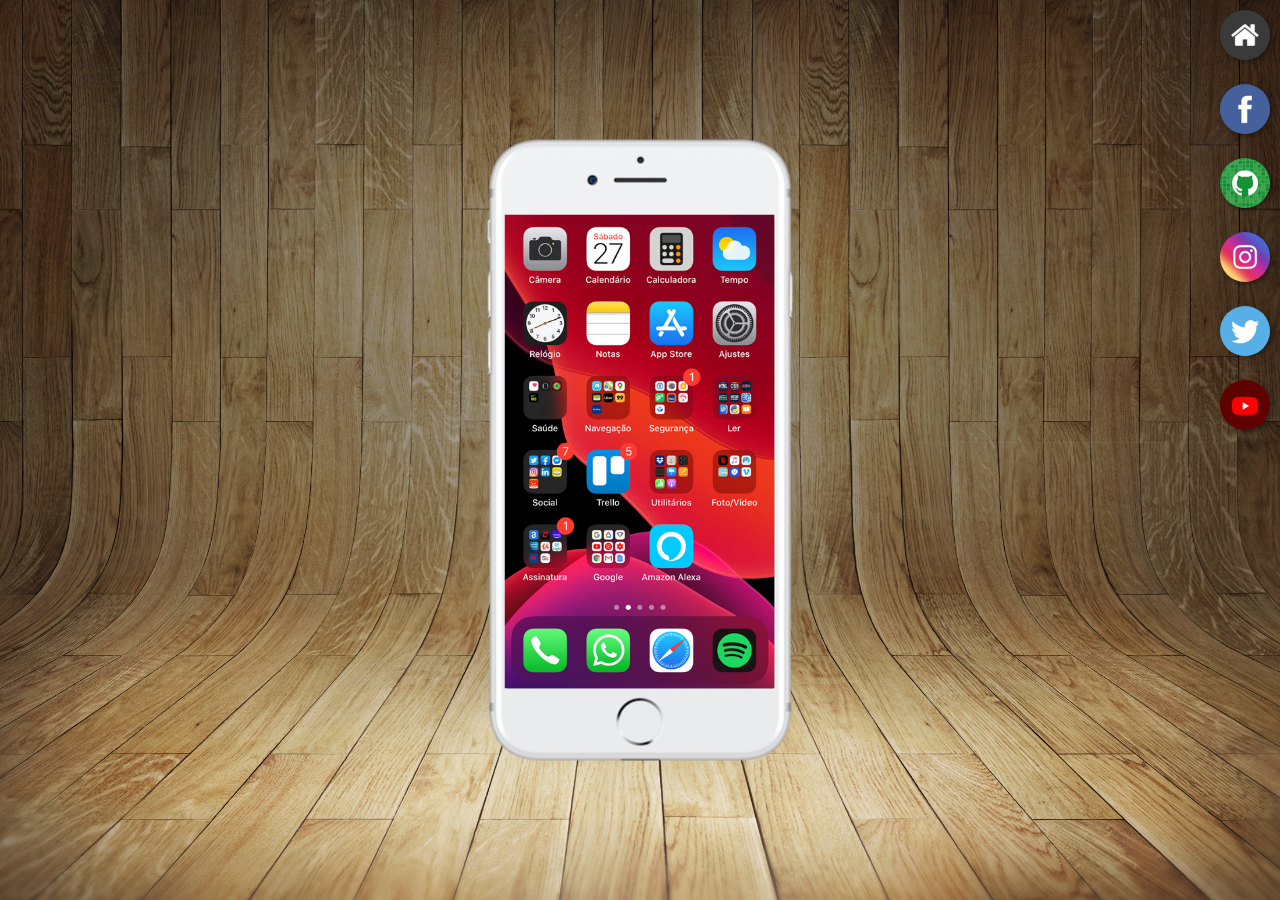
<file: index.html>
<!DOCTYPE html>
<html lang="pt-br">
<head>
    <meta charset="UTF-8">
    <meta name="viewport" content="width=device-width, initial-scale=1.0">
    <link rel="stylesheet" href="estilo/style.css">
    <link rel="shortcut icon" href="favicon.ico" type="image/x-icon">
    <title>Projeto Redes Sociais</title>
</head>
<body>
    <main>
        <section id="telefone">
            <iframe src="home.html" name= tela id="tela" frameborder="0"></iframe>
        </section>
        <section id="redes-sociais">
            <a href="home.html" target="tela"><img src="imagens/logo-home.jpg" alt="home"></a><br>
            <a href="facebook.html" target="tela"><img src="imagens/logo-facebook.jpg" alt="Facebook"></a><br>
            <a href="github.html" target="tela"><img src="imagens/logo-github.jpg" alt="GitHub"></a><br>
            <a href="instagram.html" target="tela"><img src="imagens/logo-instagram.jpg" alt="Instagram"></a><br>
            <a href="twitter.html" target="tela"><img src="imagens/logo-twitter.jpg" alt="Twitter"></a><br>
            <a href="youtube.html" target="tela"><img src="imagens/logo-youtube.jpg" alt="YouTube"></a>

        </section>
    </main>
    
</body>
</html>
</file>
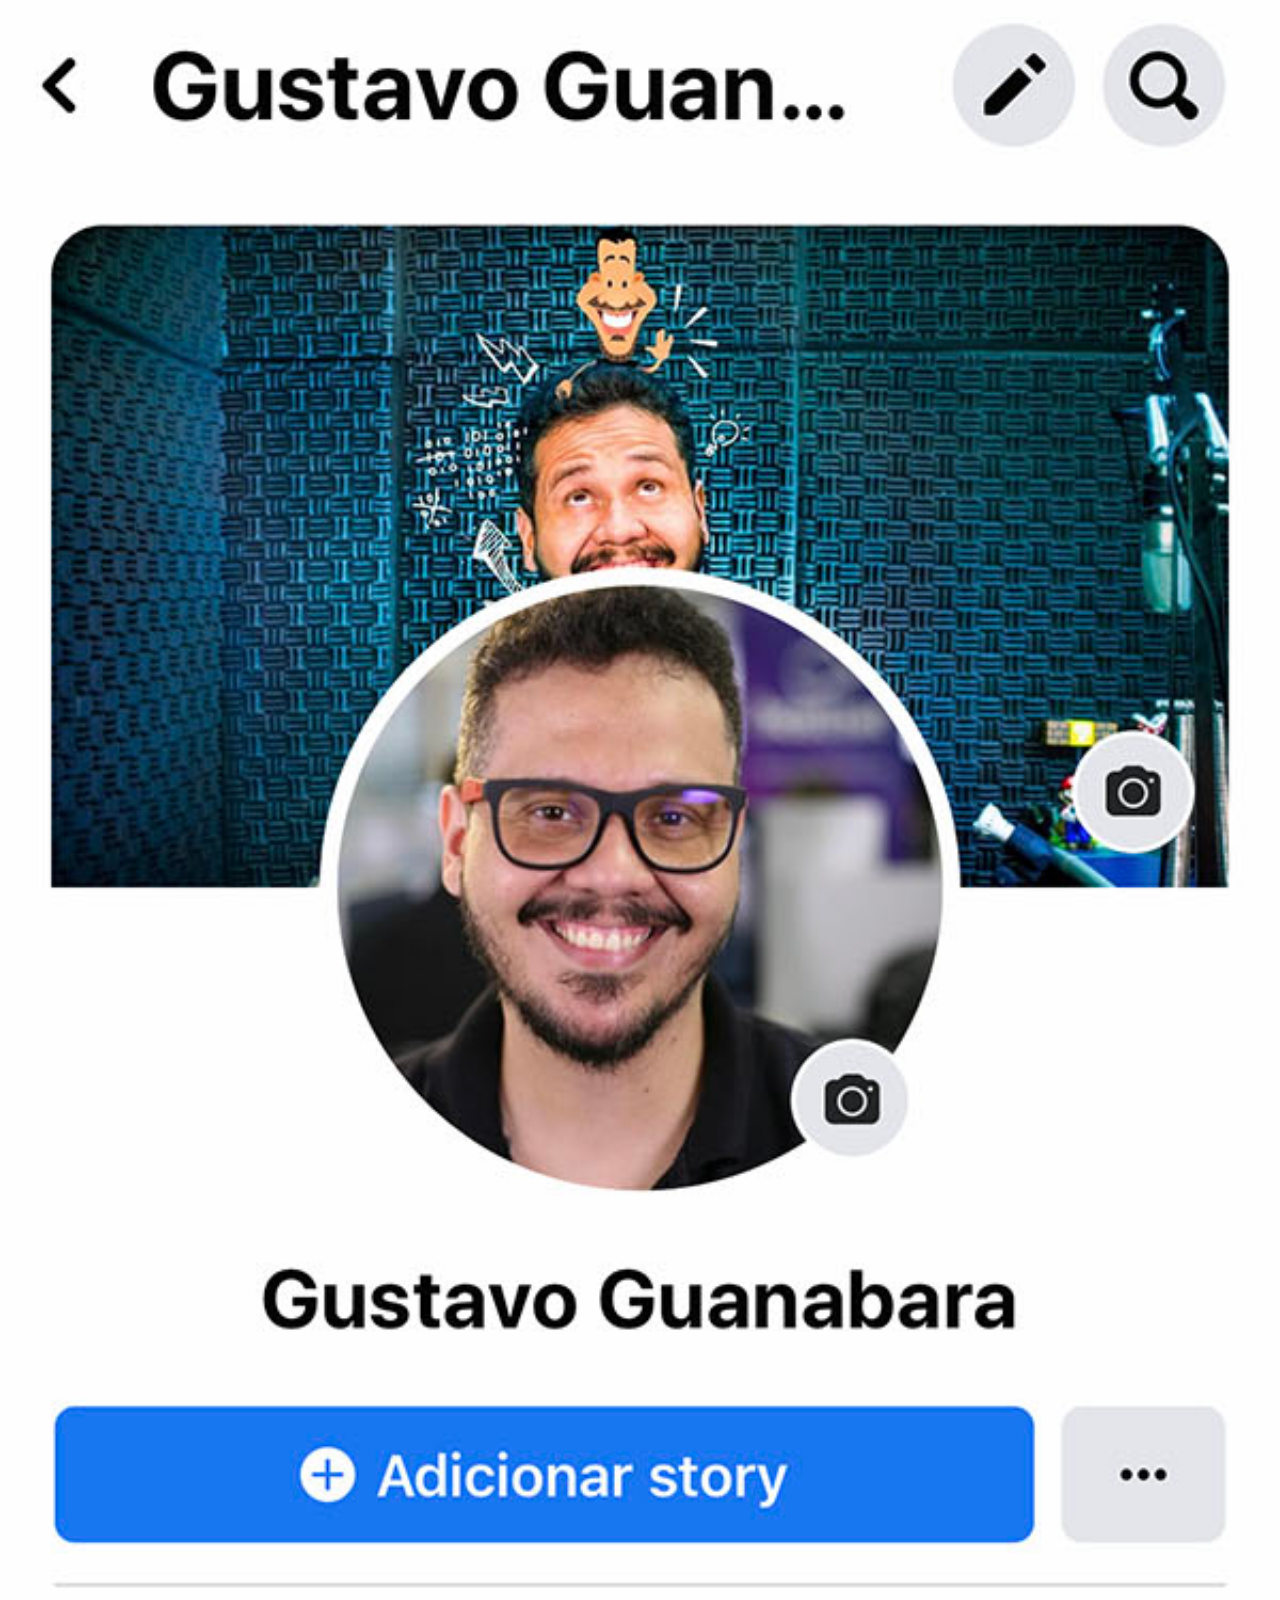
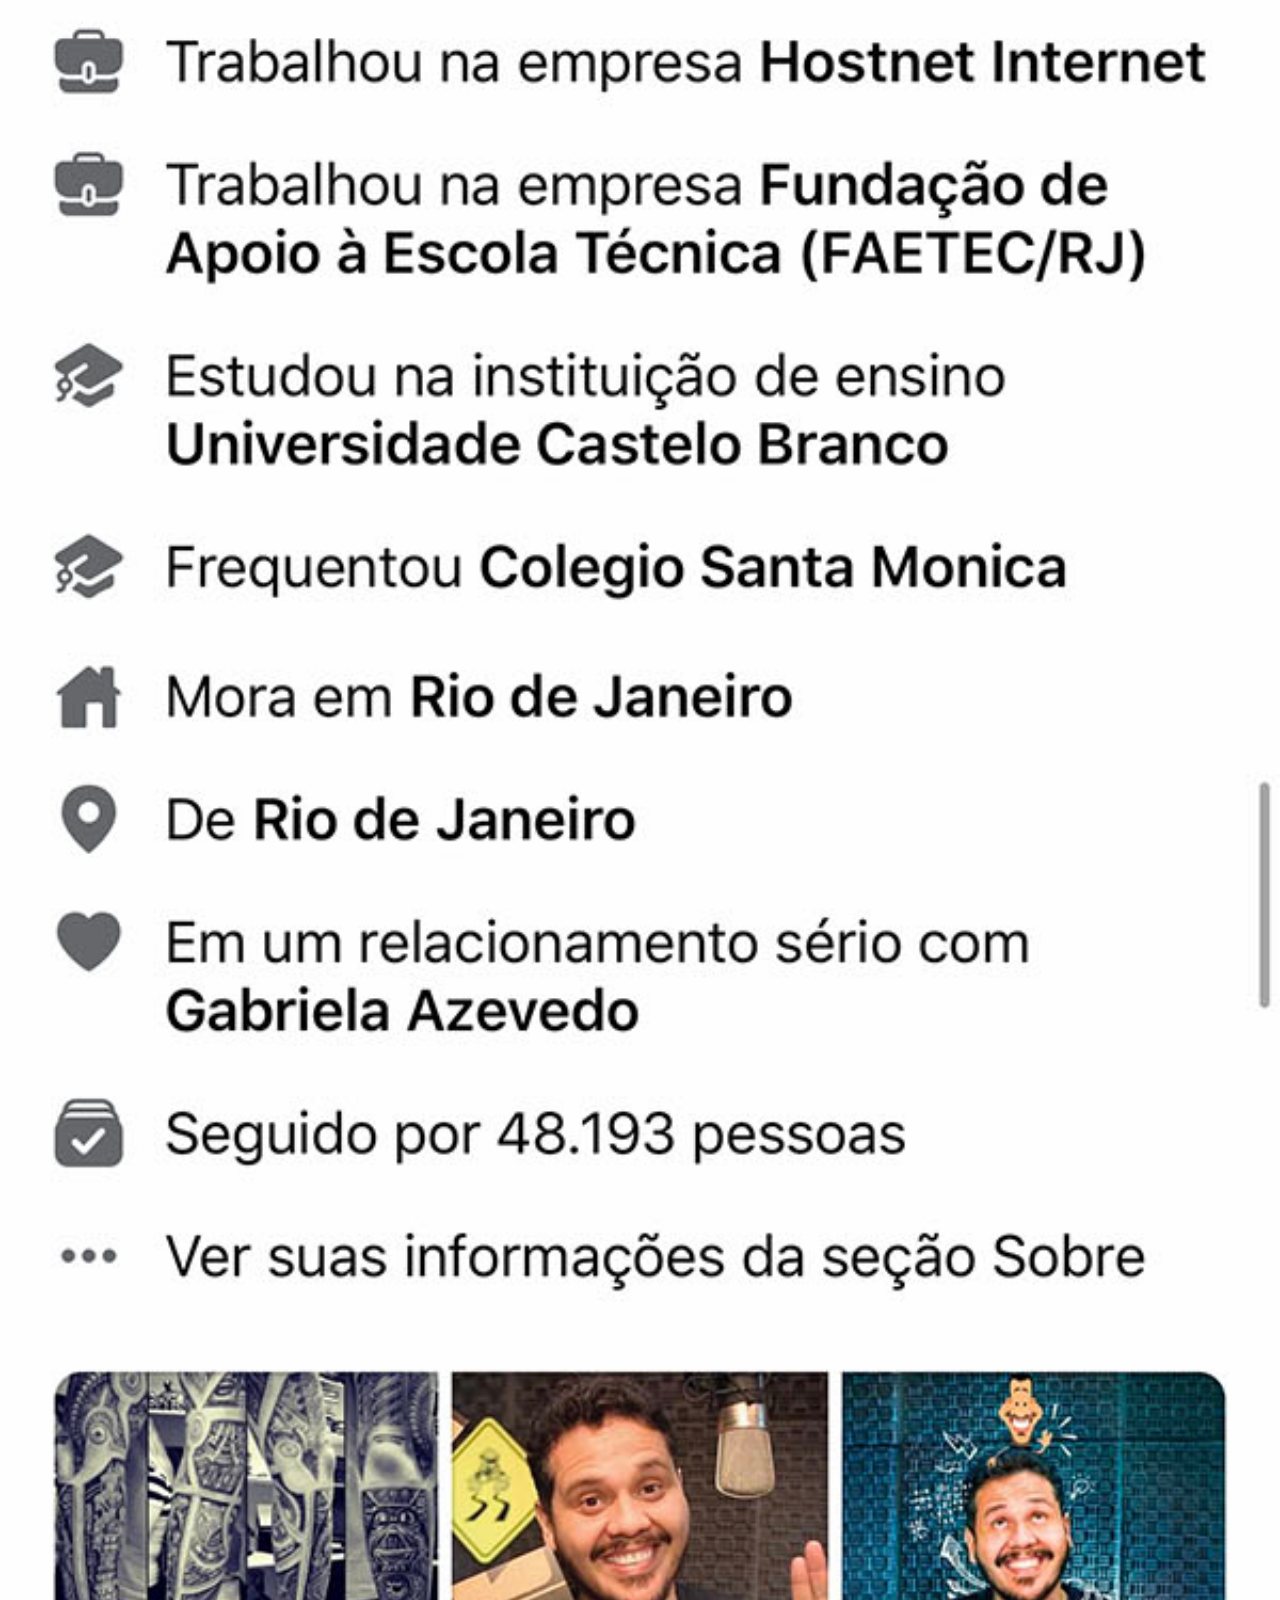
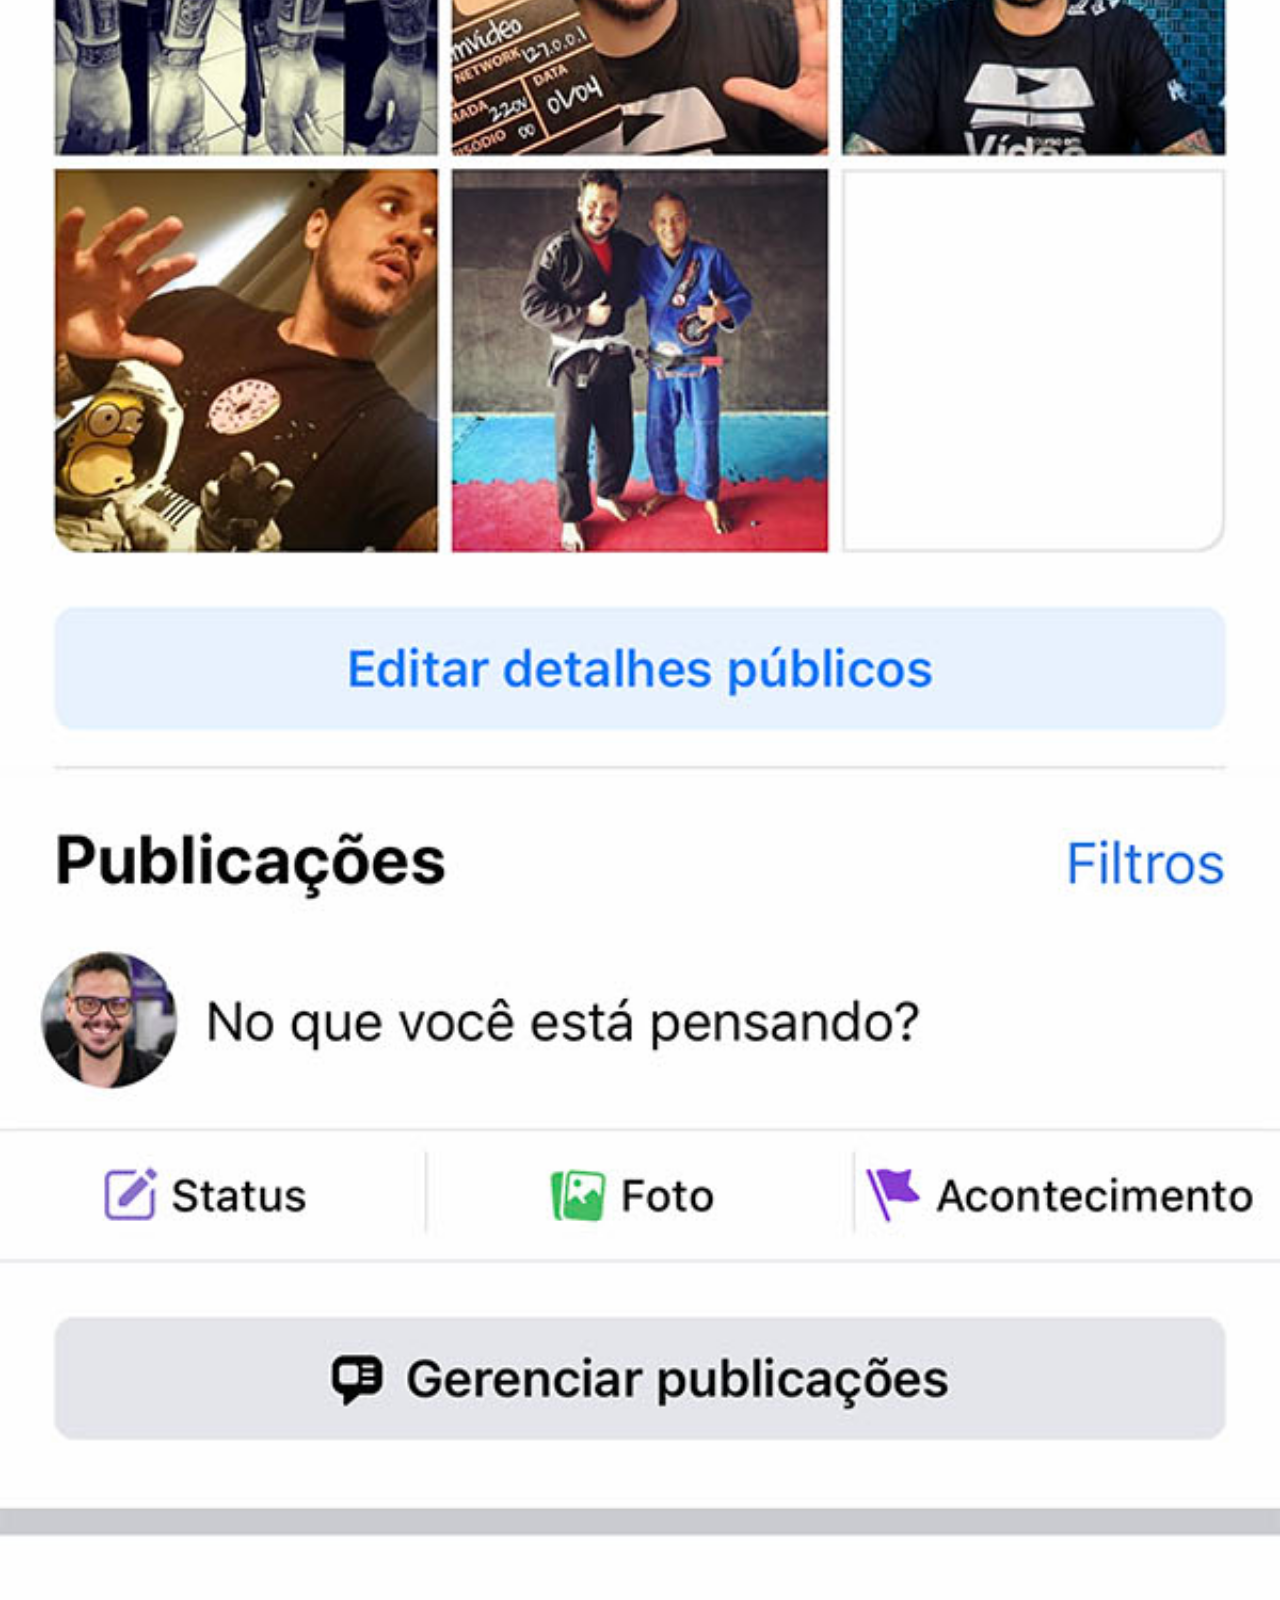
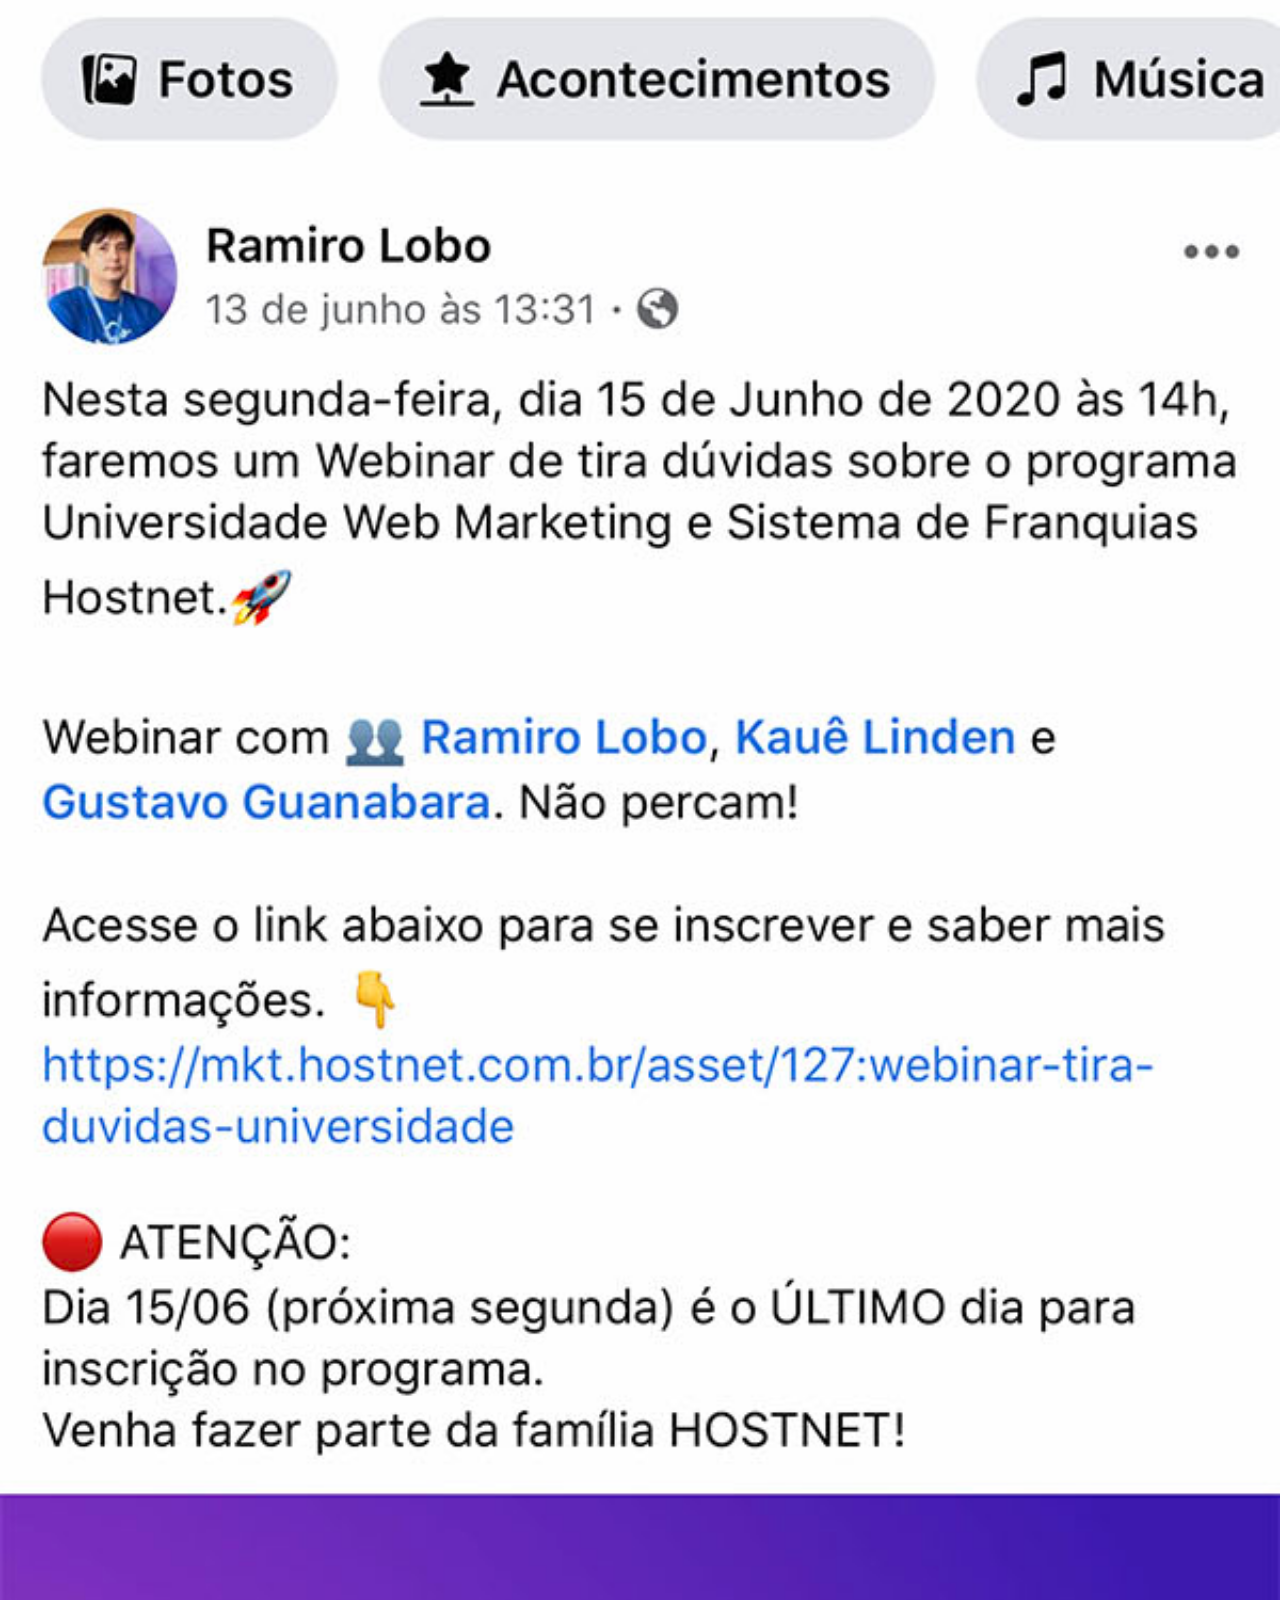
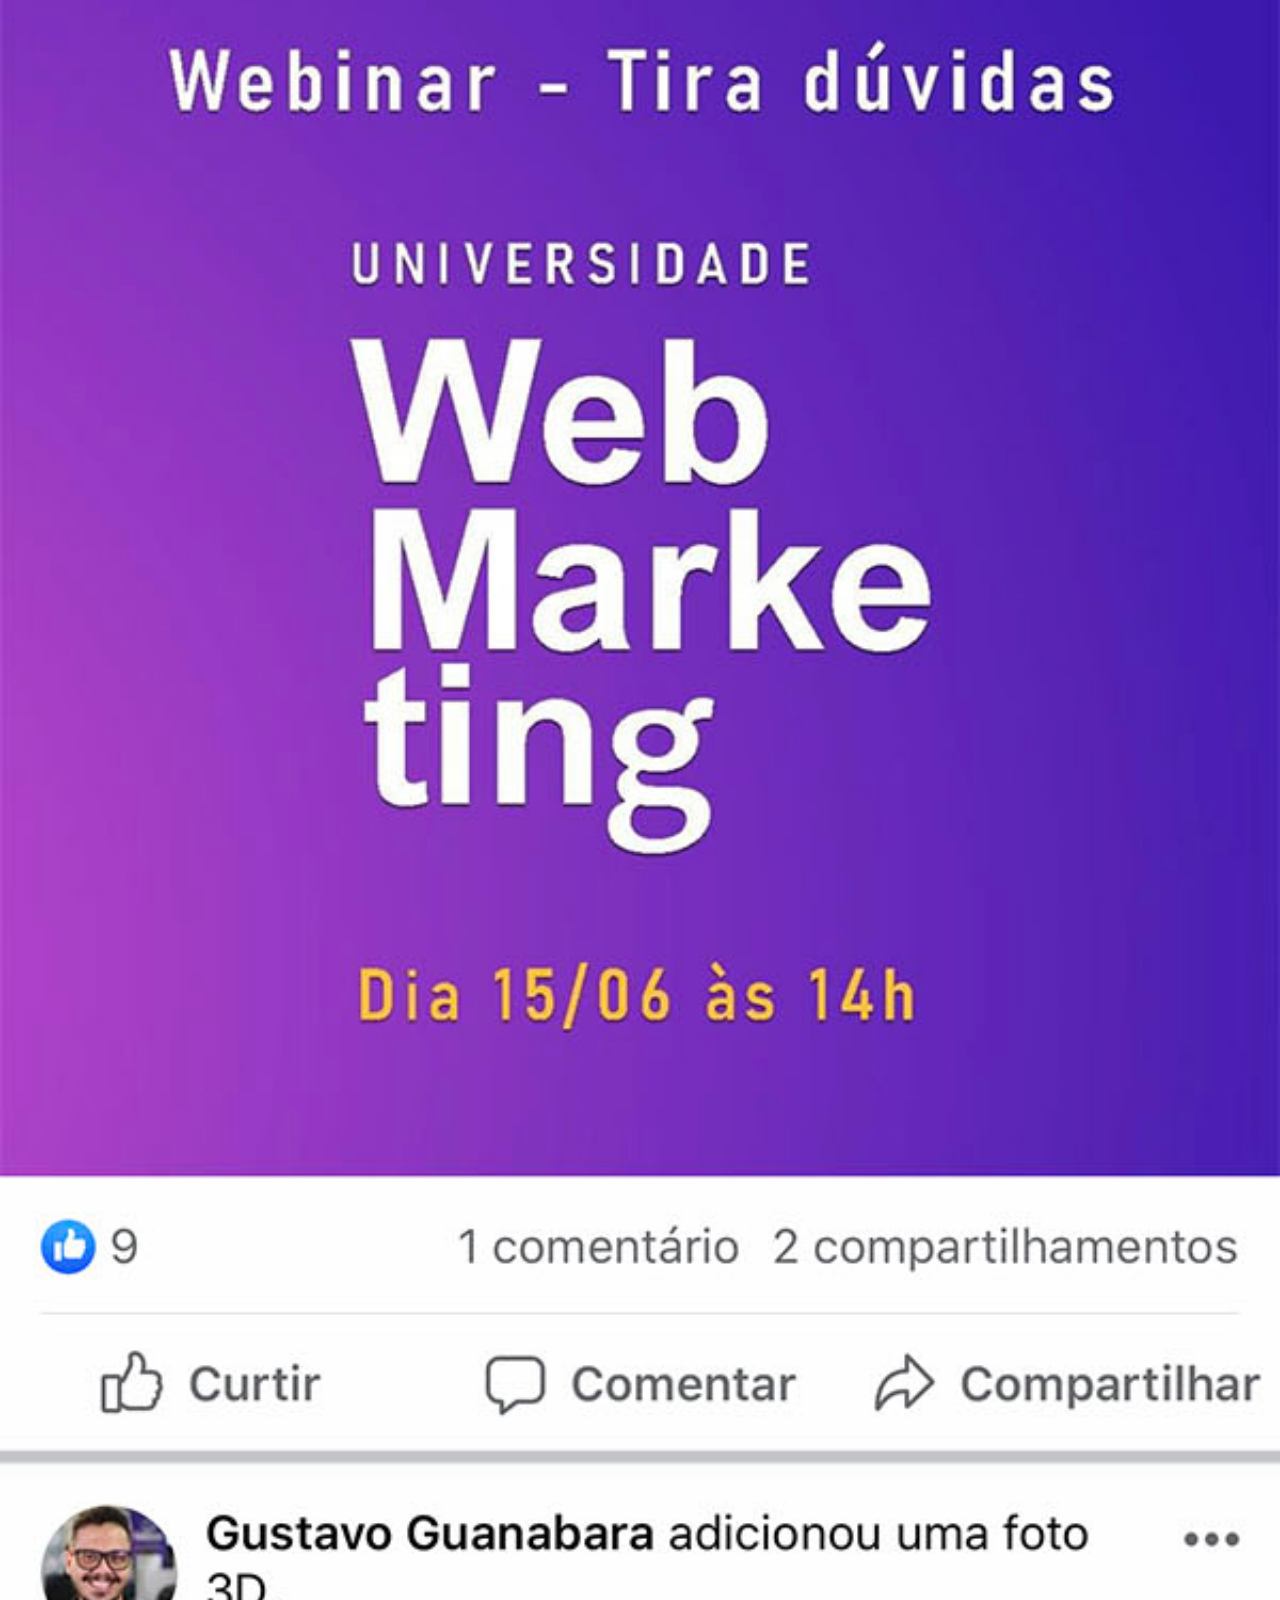
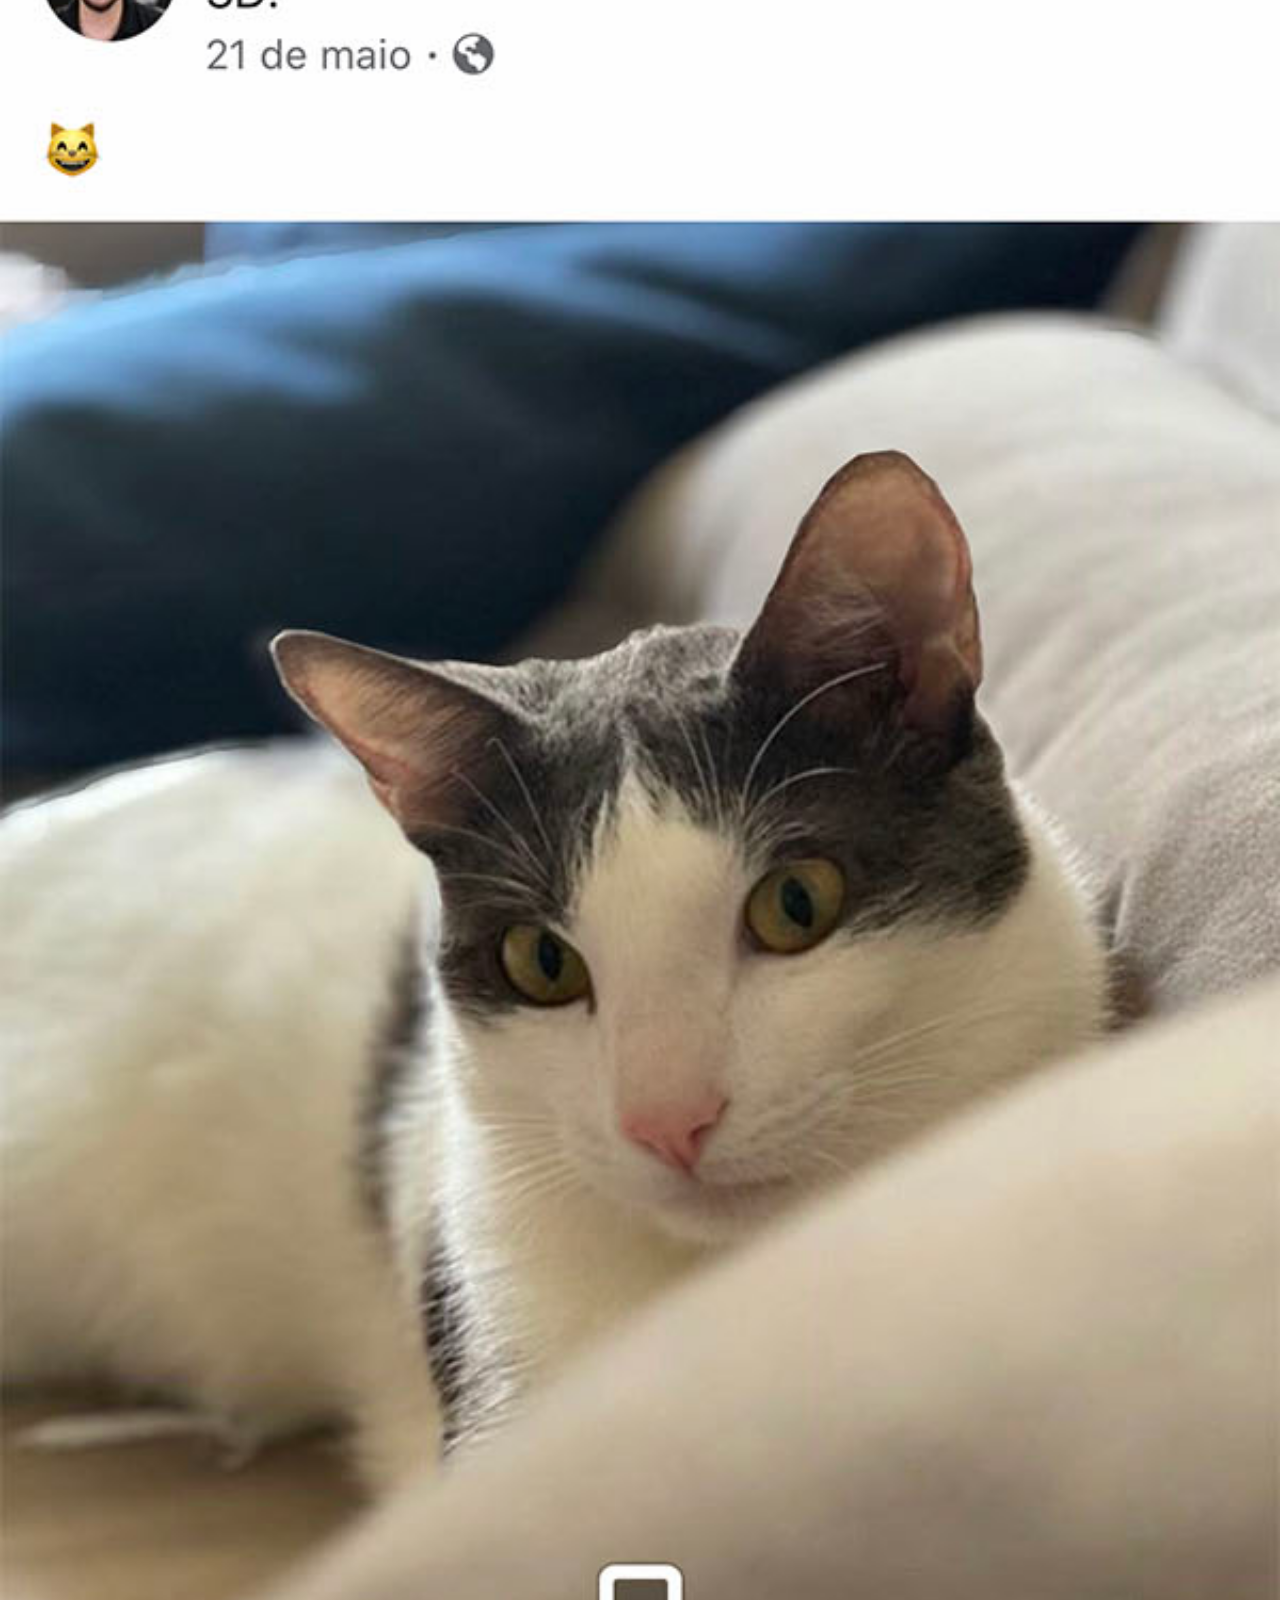
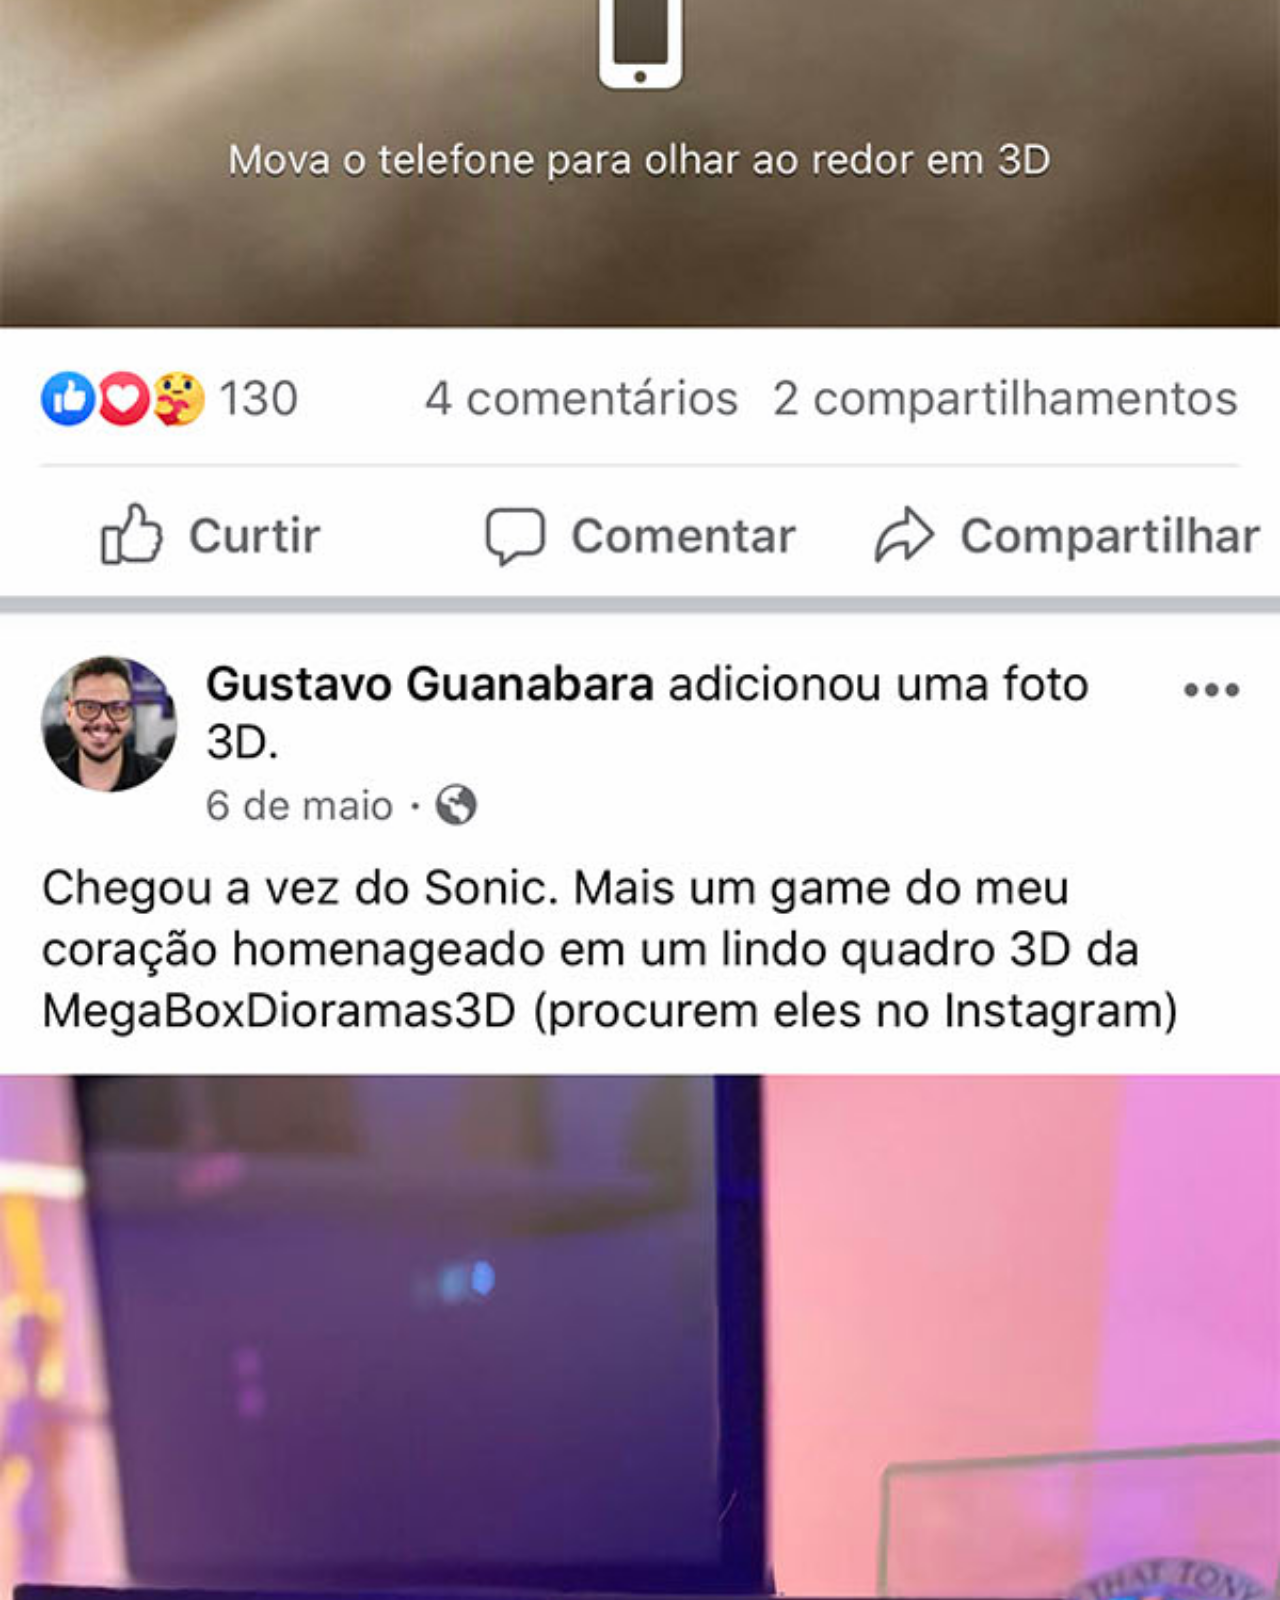
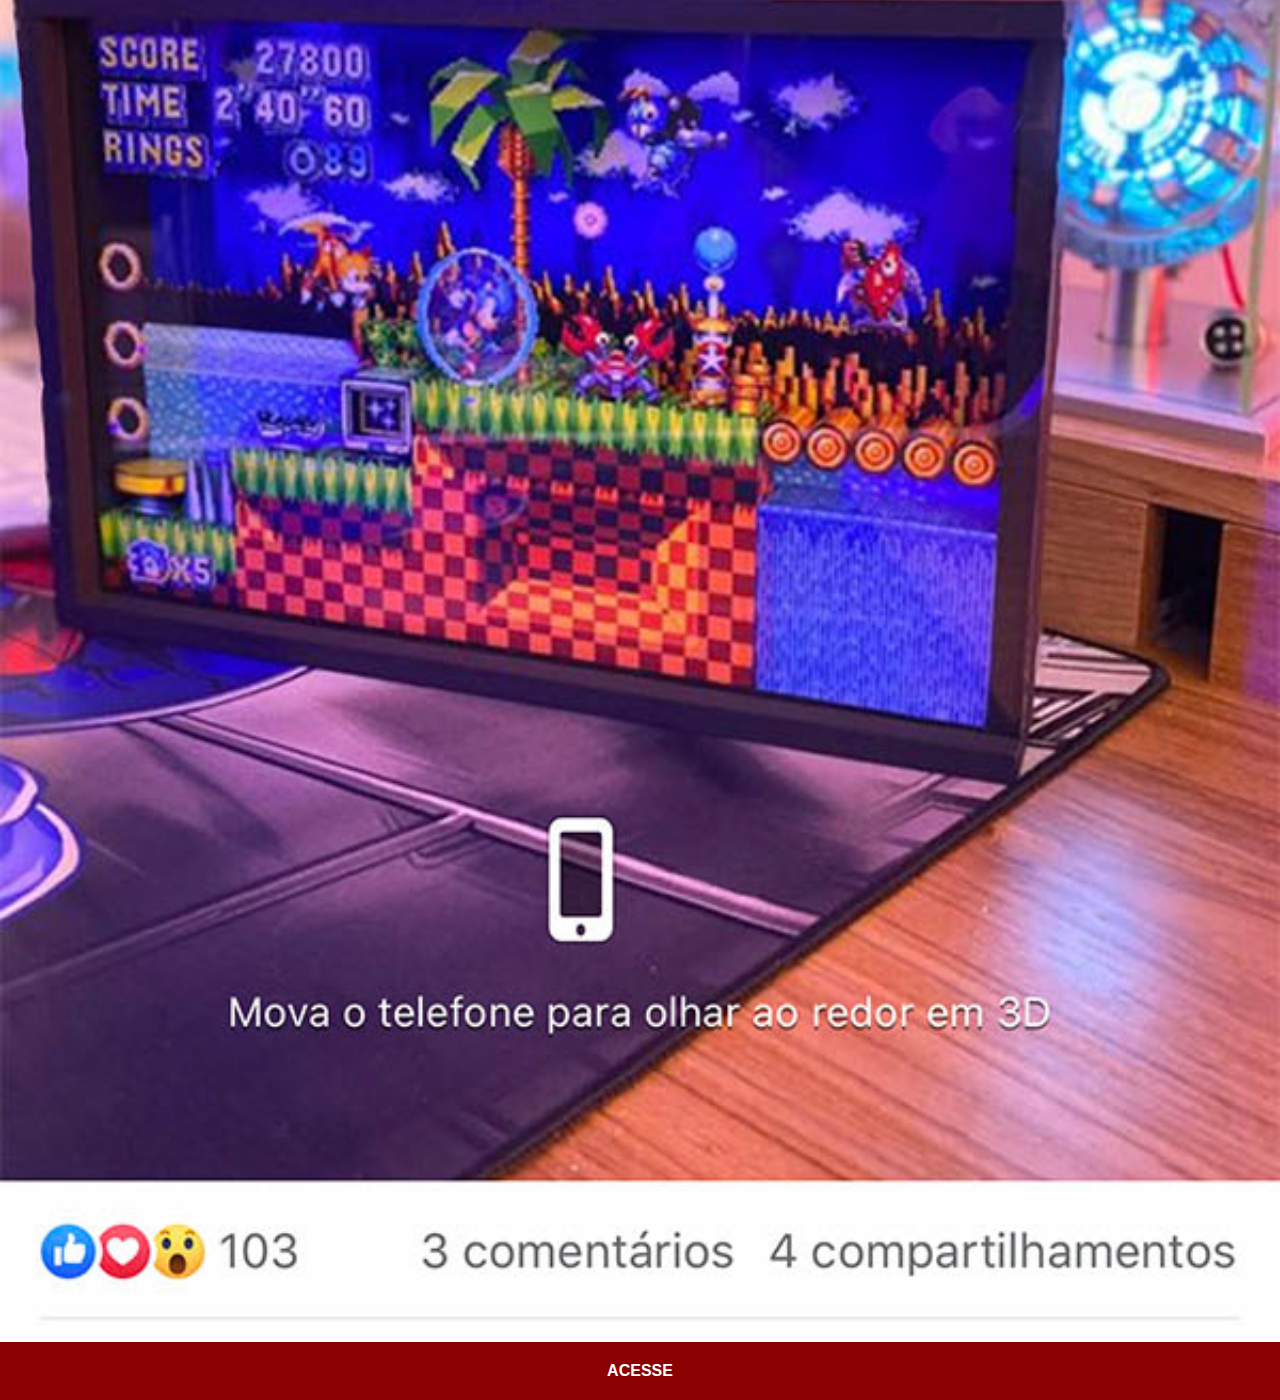
<file: facebook.html>
<!DOCTYPE html>
<html lang="pt-br">
<head>
    <meta charset="UTF-8">
    <meta name="viewport" content="width=device-width, initial-scale=1.0">
    <title>Facebook</title>
    <link rel="stylesheet" href="estilo/social.css">
</head>
<body>
    <img src="imagens/tela-facebook.jpg" alt="Facebook">
    <a href="https://www.facebook.com/jefferson.sampaio.5099/" target="_blank">ACESSE</a>
    
</body>
</html>
</file>
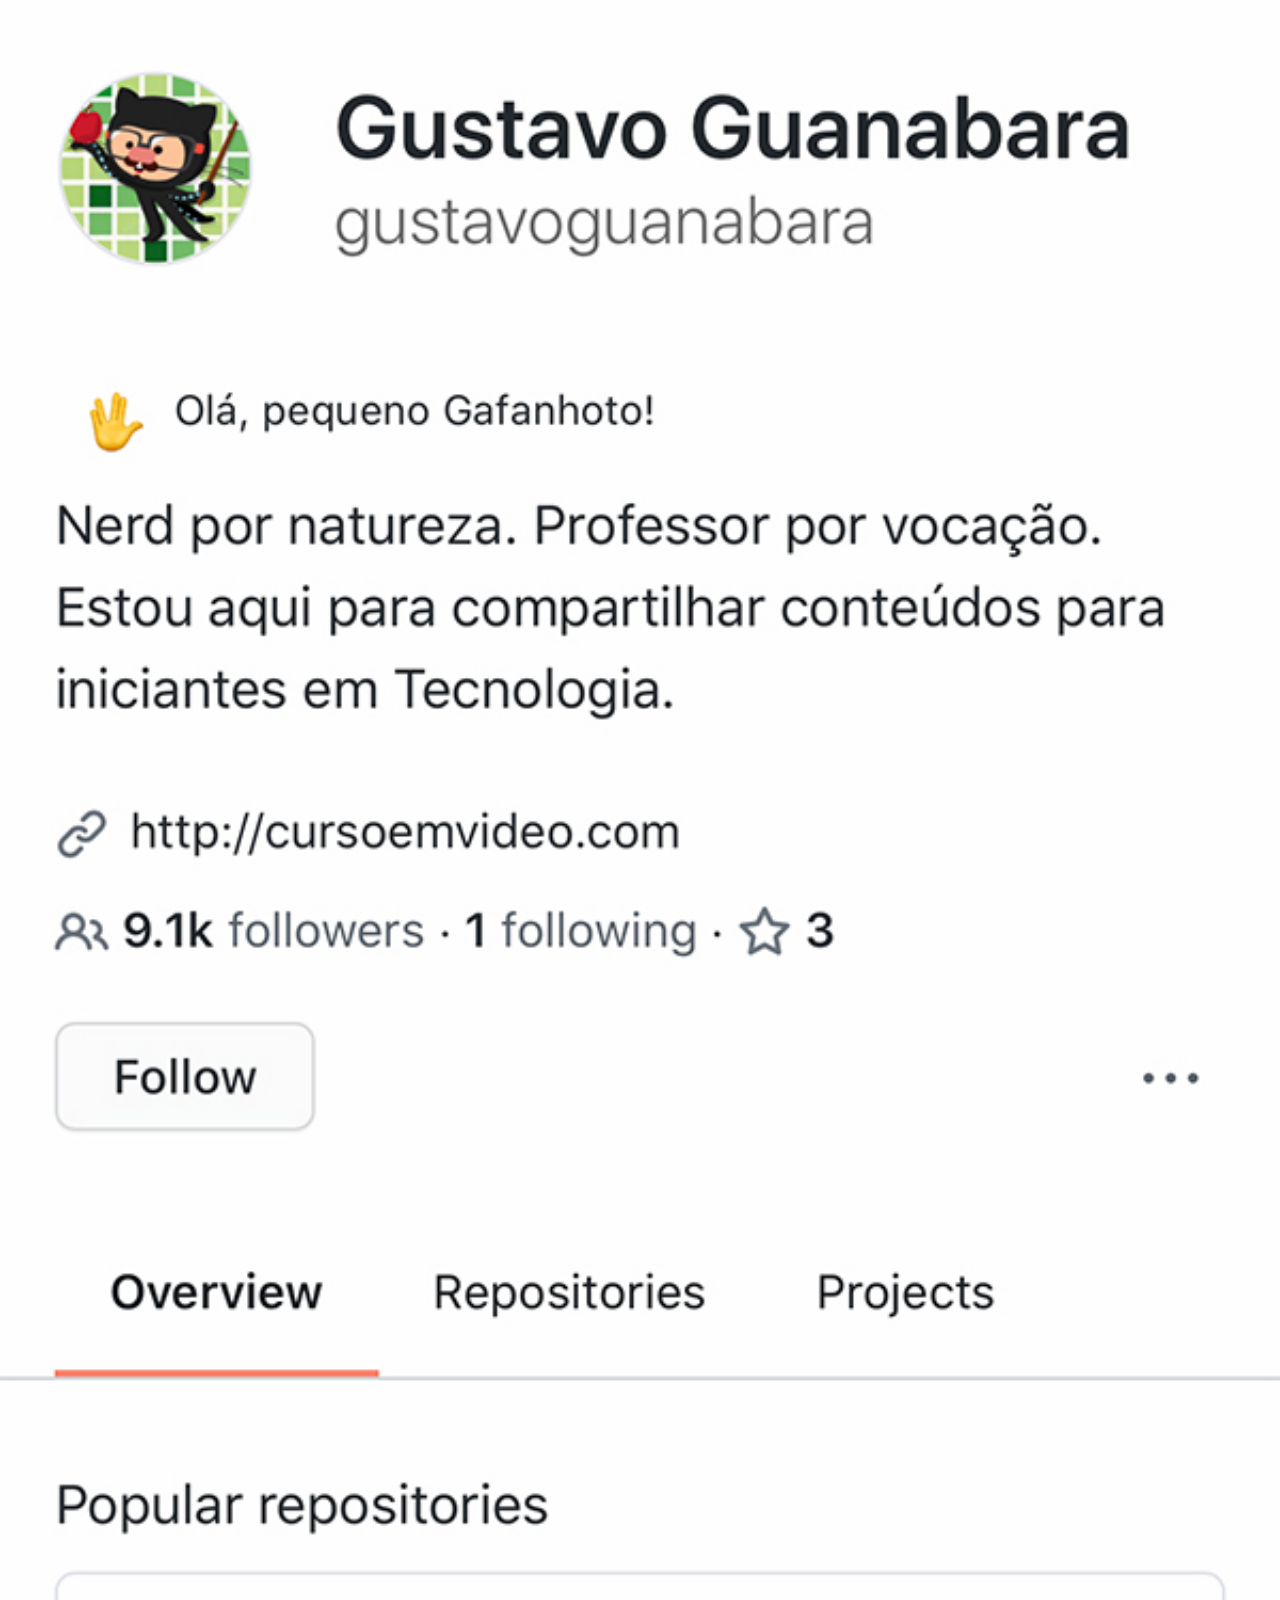
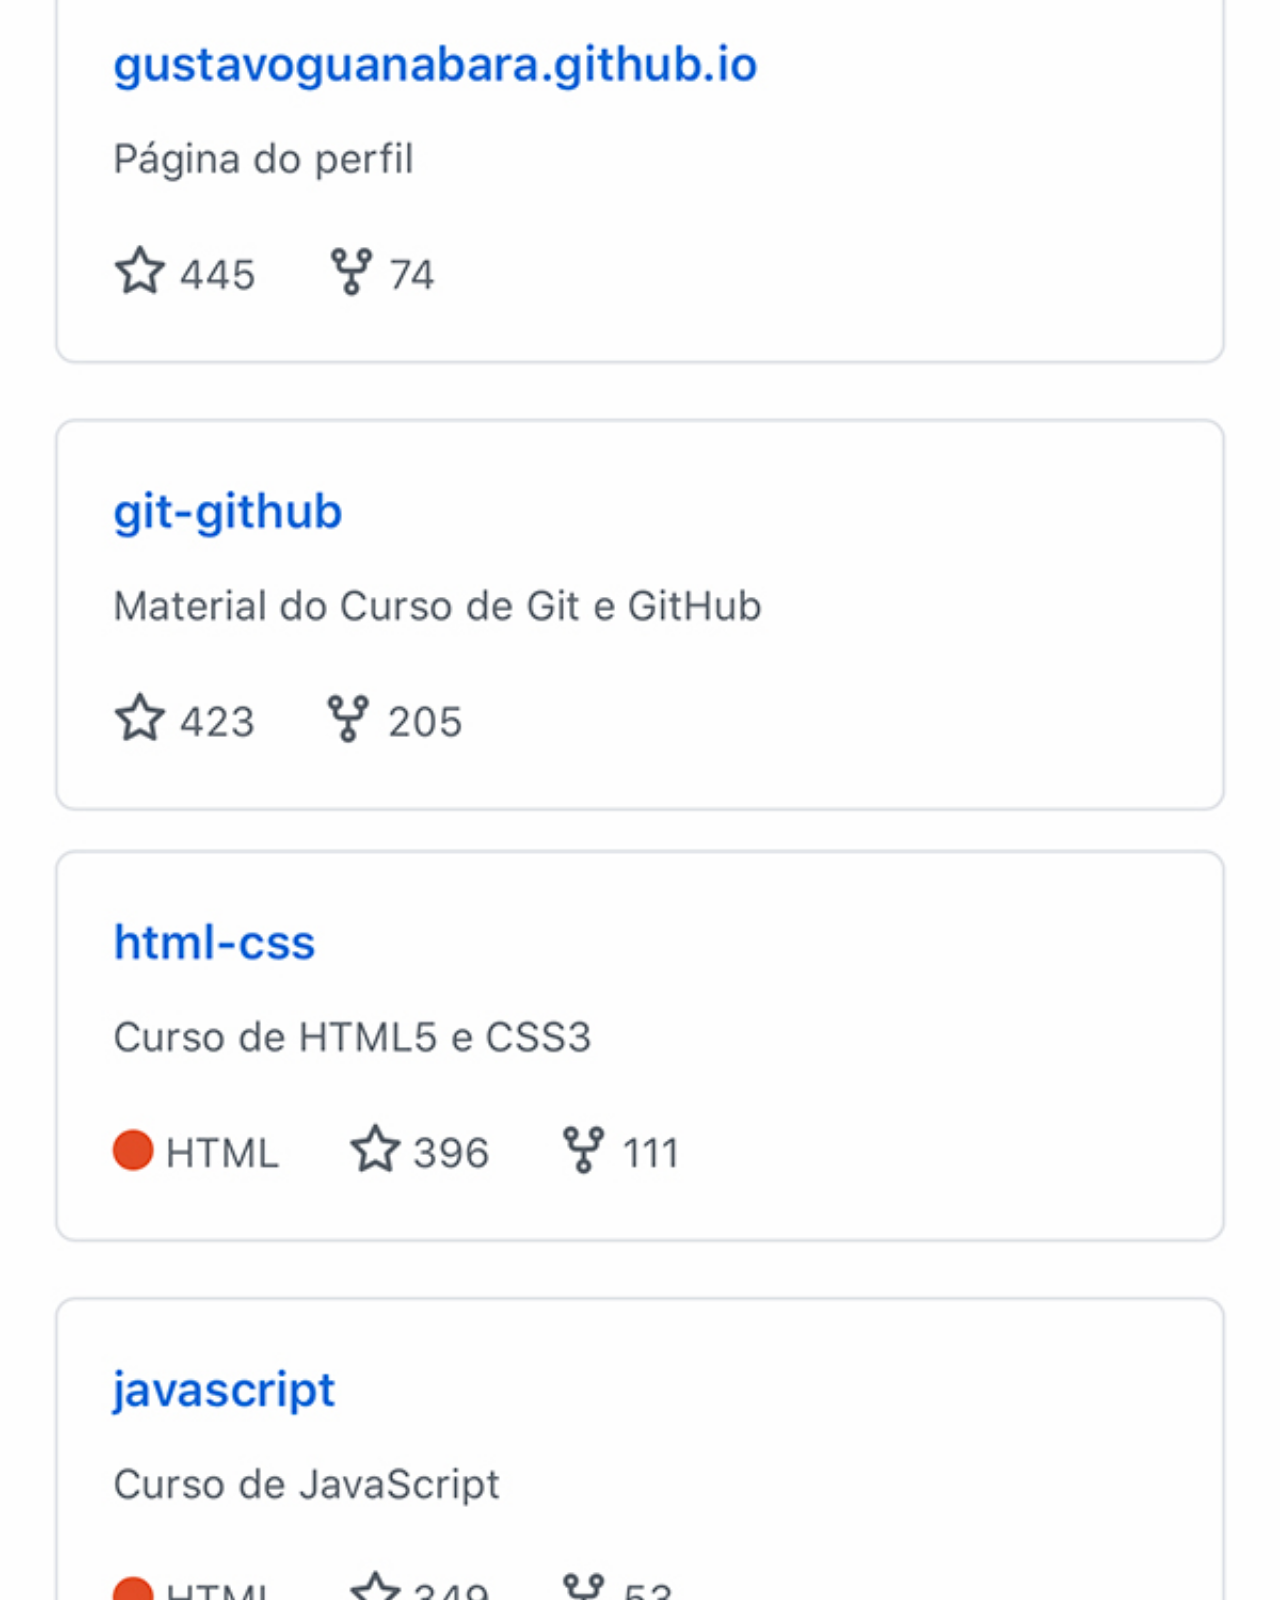
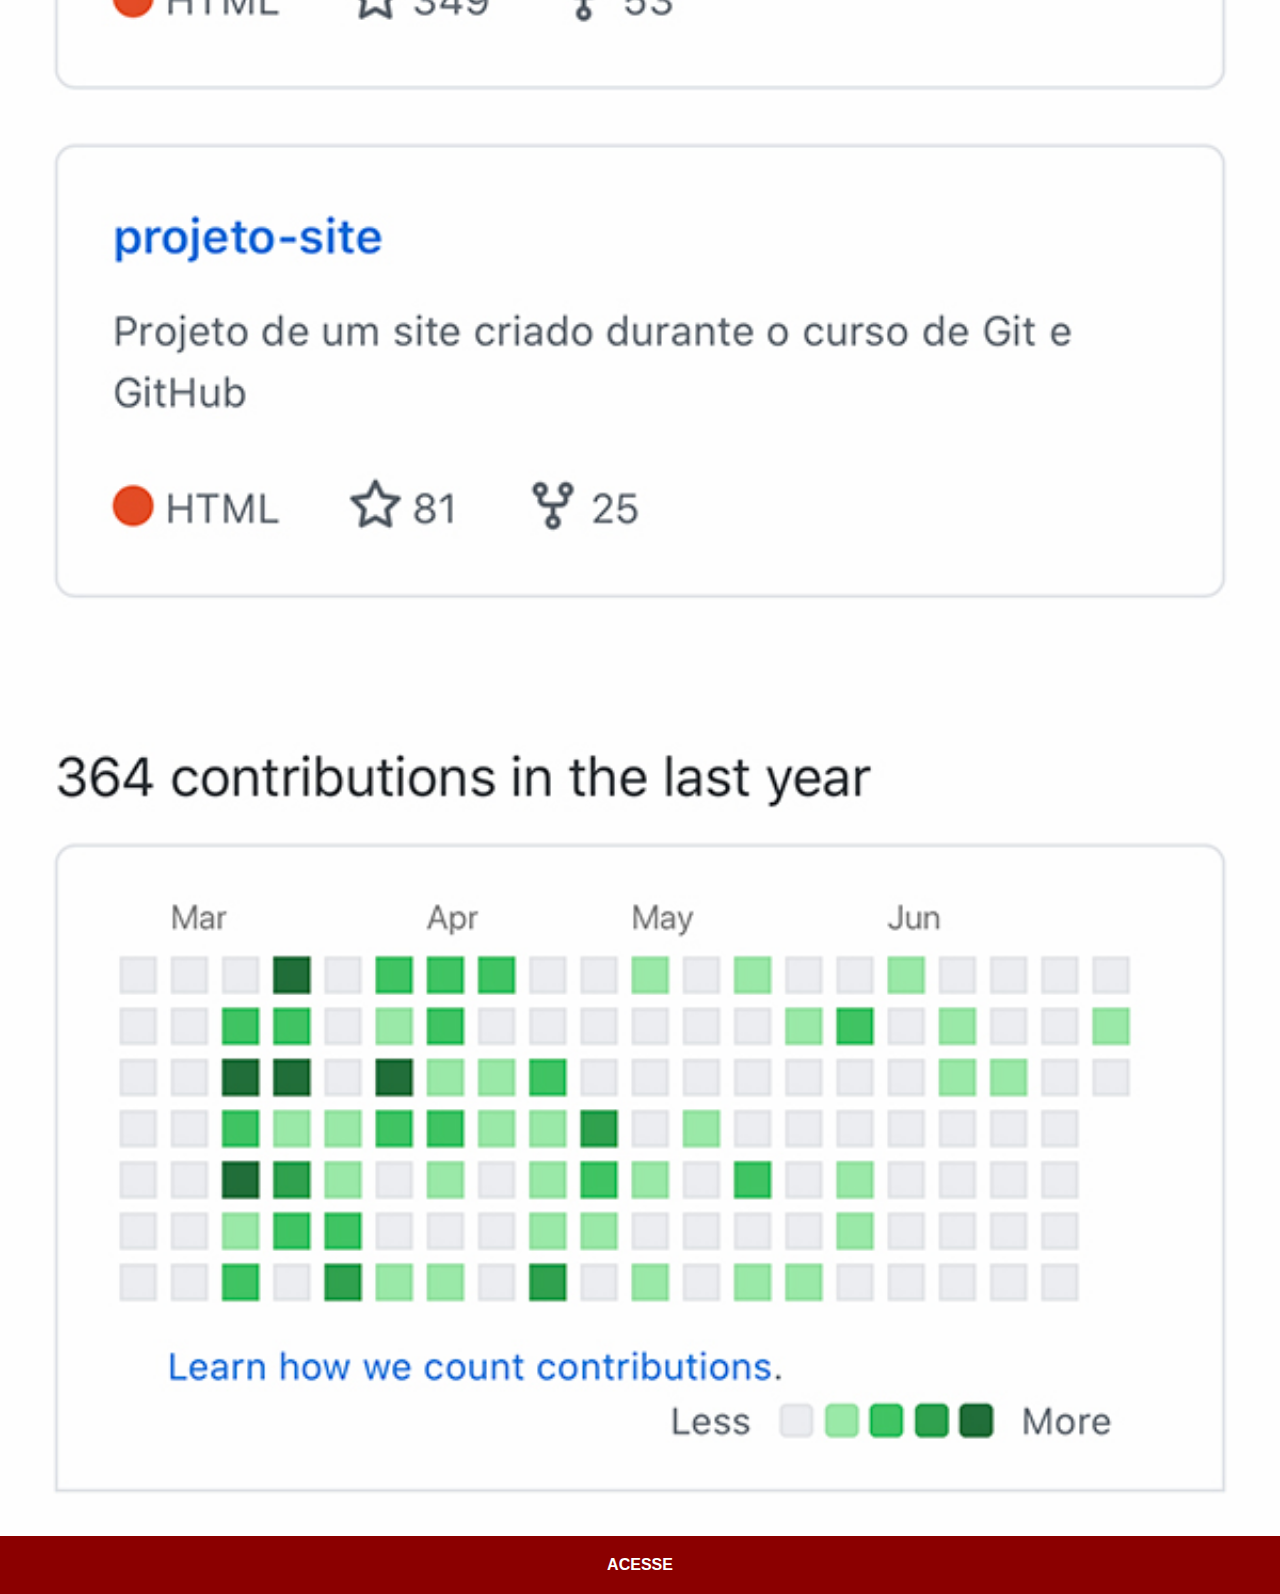
<file: github.html>
<!DOCTYPE html>
<html lang="pt-br">
<head>
    <meta charset="UTF-8">
    <meta name="viewport" content="width=device-width, initial-scale=1.0">
    <title>GitHub</title>
    <link rel="stylesheet" href="estilo/social.css">
</head>
<body>
    <img src="imagens/tela-github.jpg" alt="GitHub">
    <a href="https://github.com/AniKillHTK" target="_blank">ACESSE</a>
    
</body>
</html>
</file>
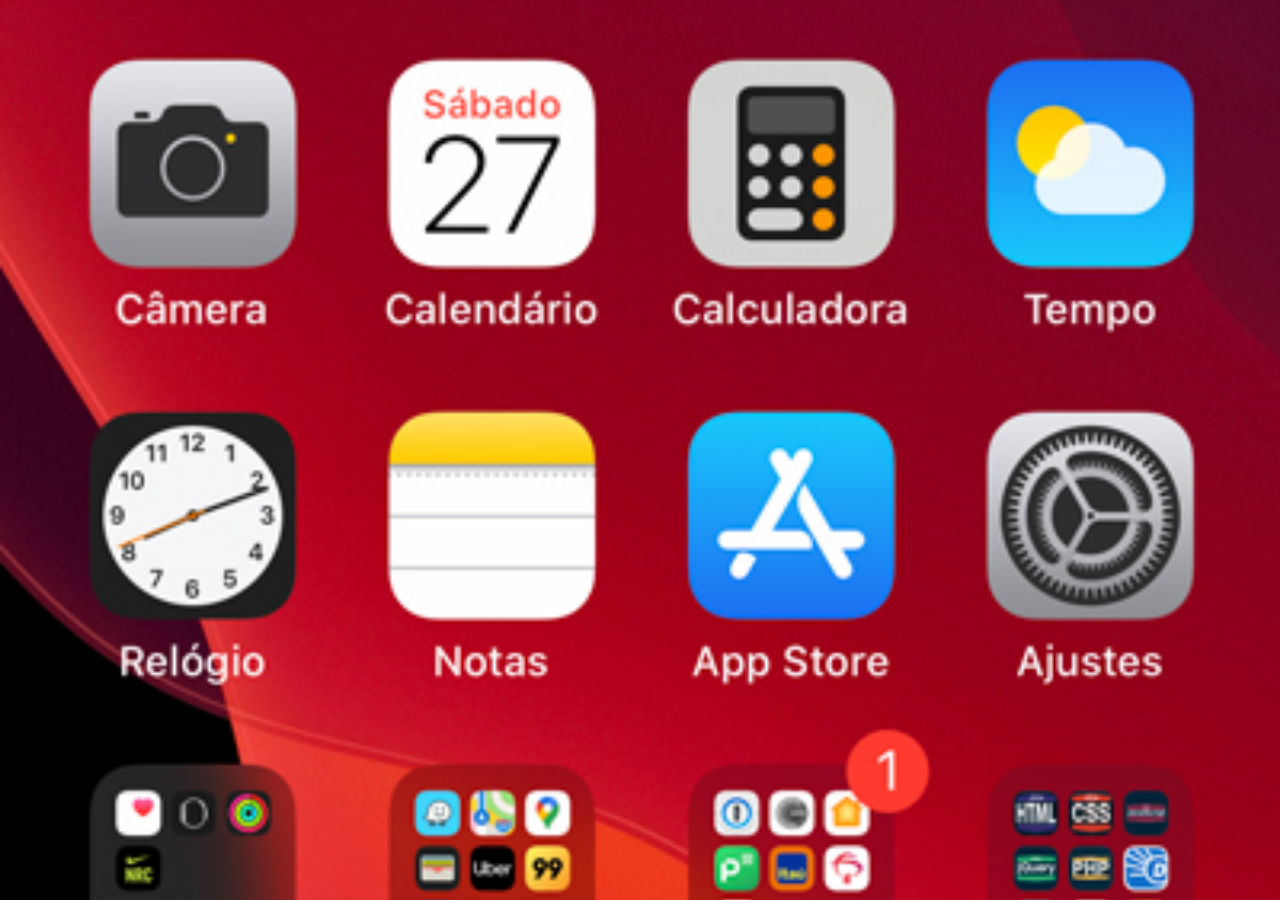
<file: home.html>
<!DOCTYPE html>
<html lang="pt-br">
<head>
    <meta charset="UTF-8">
    <meta name="viewport" content="width=device-width, initial-scale=1.0">
    <title>home</title>
    <style>
        *{
            margin: 0px;
            padding: 0px;
        }
        body{
            height: 100vh;
            width: 100vw;
            background: url('imagens/tela-home.jpg') no-repeat;
            background-size: cover;
        }
    </style>
</head>
<body>
    
</body>
</html>
</file>
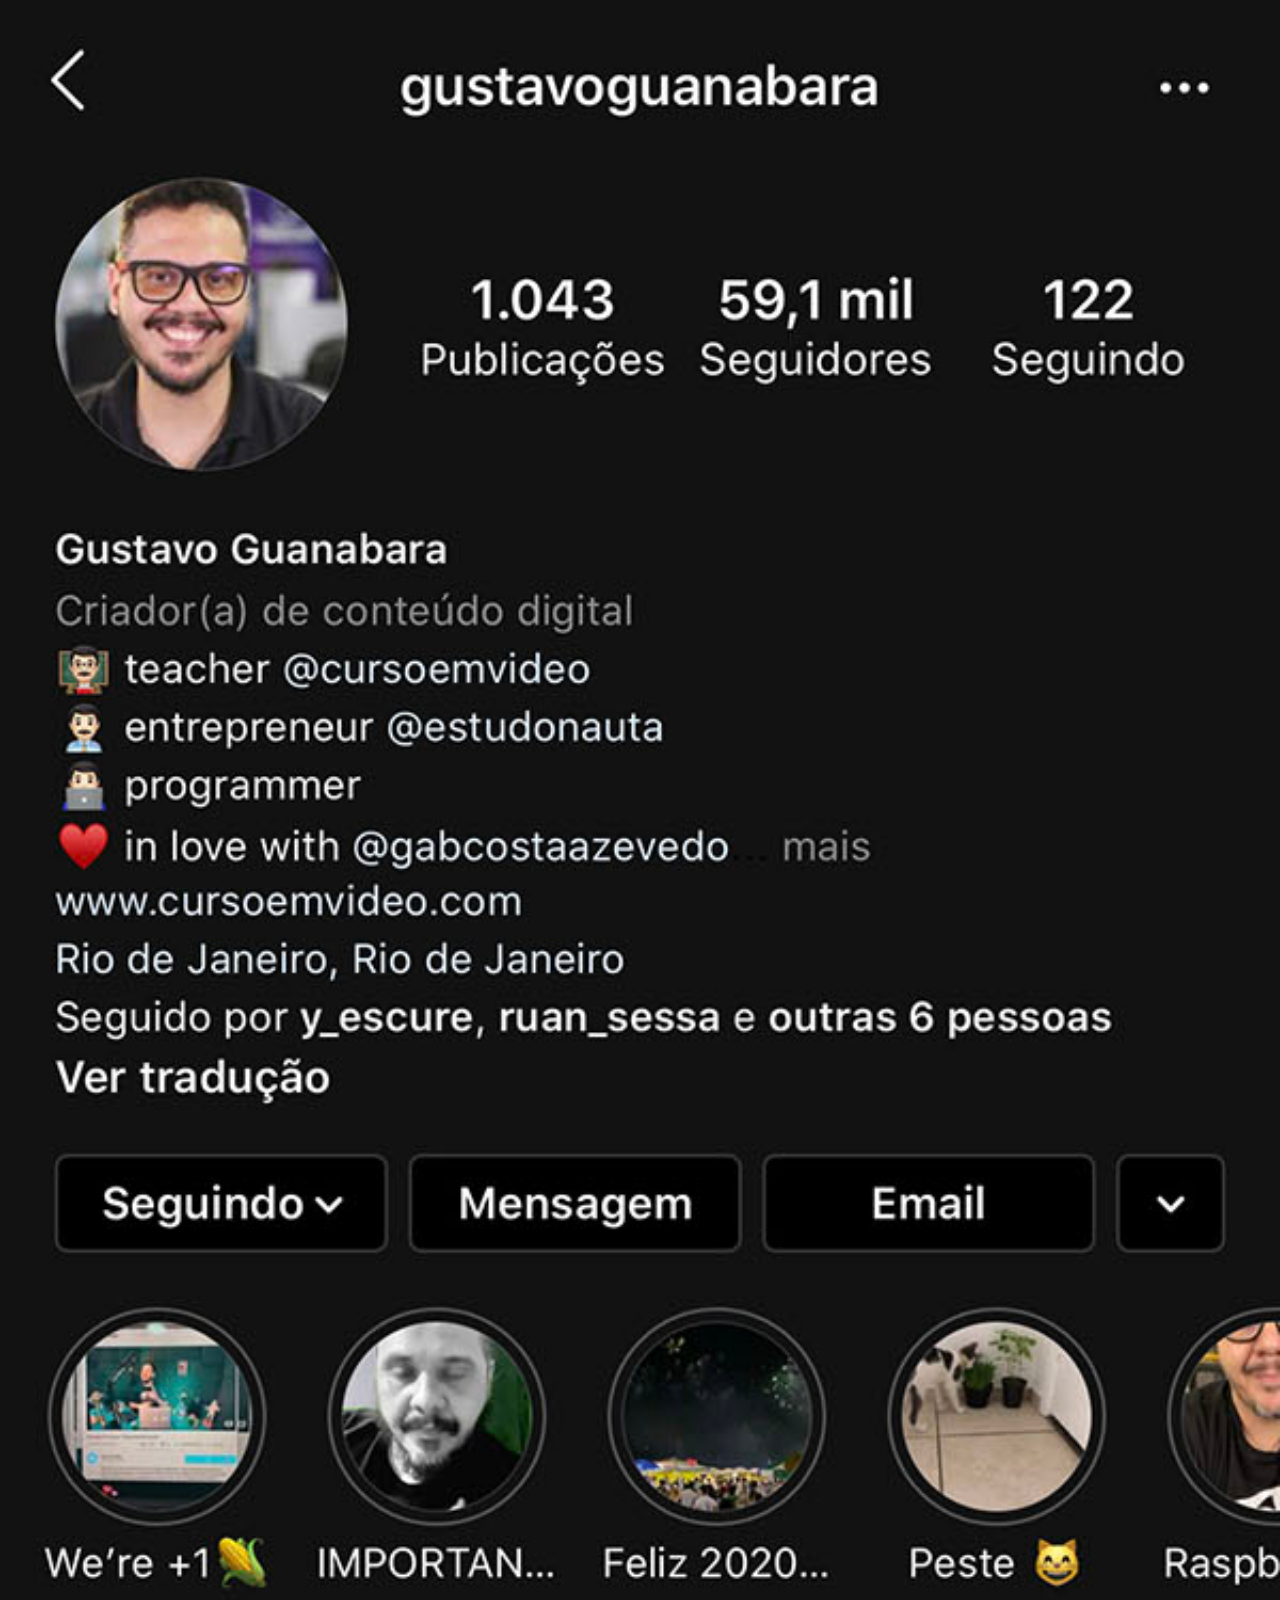
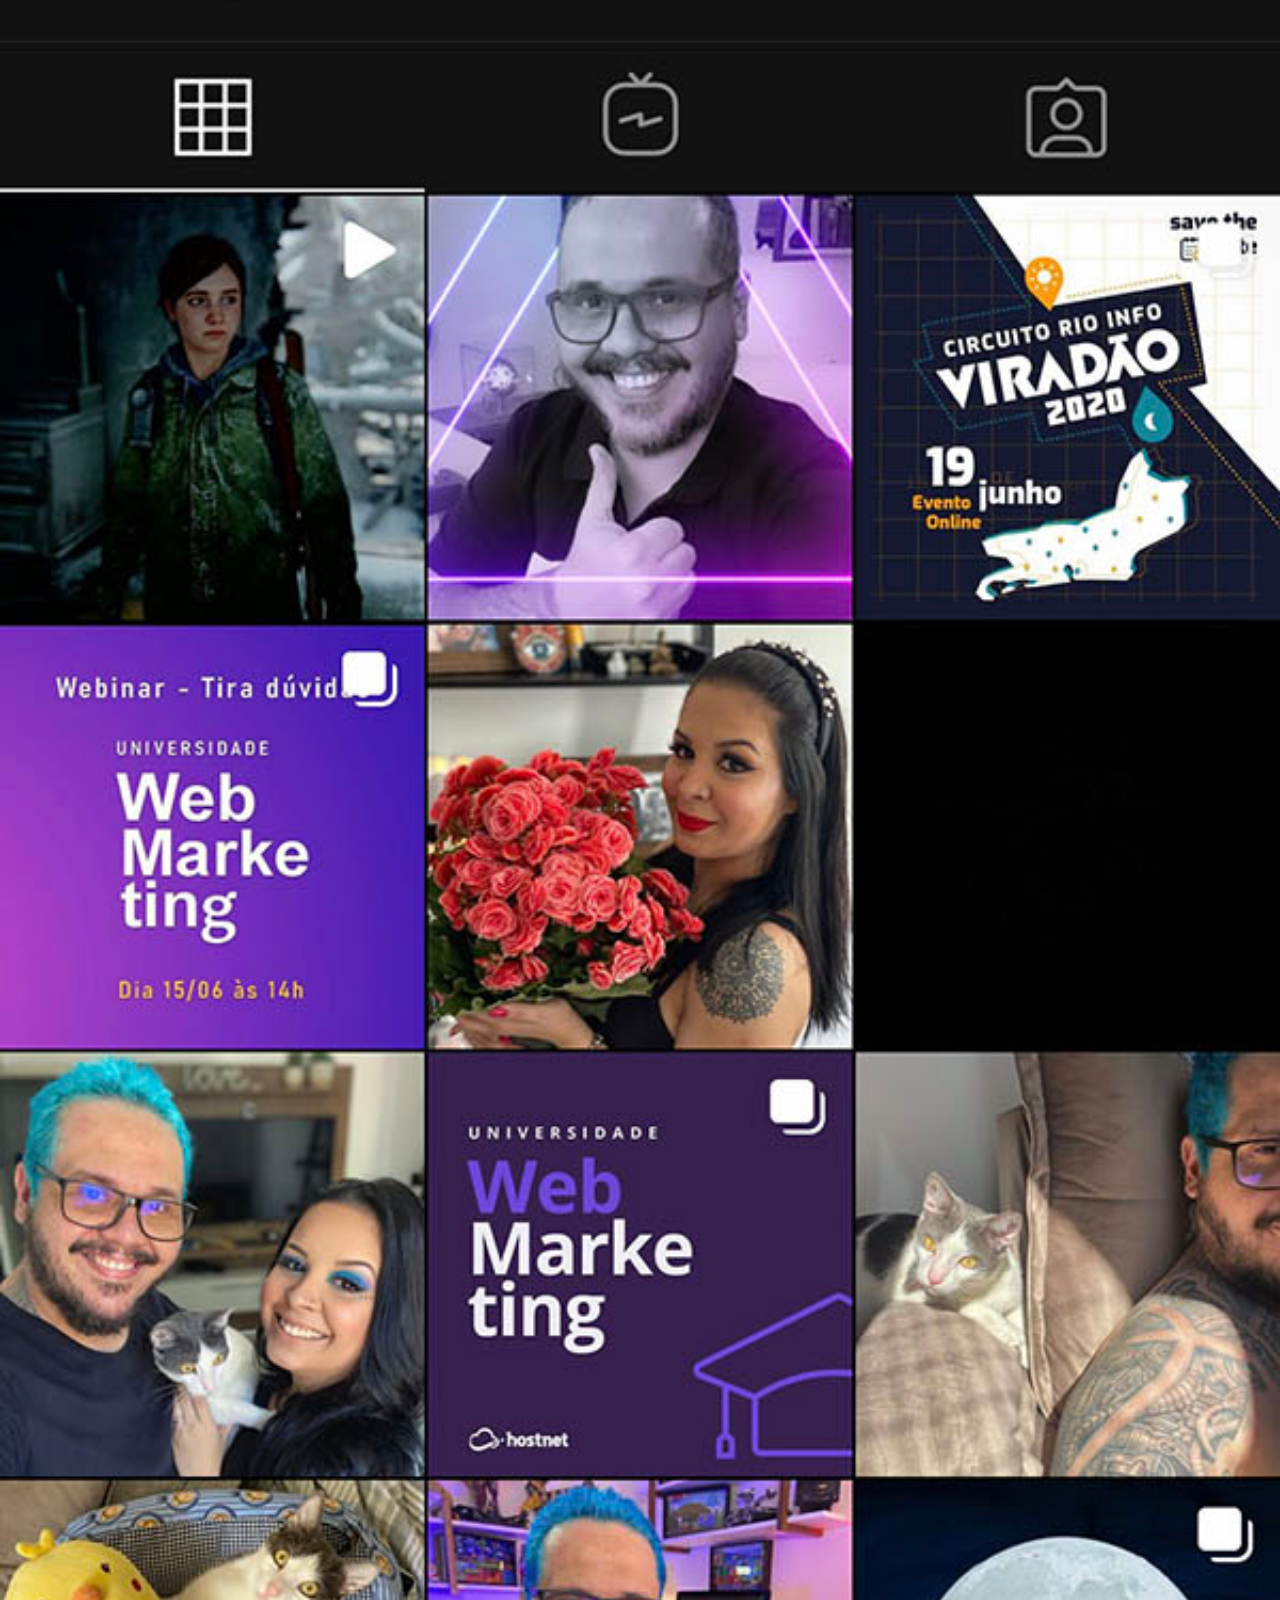
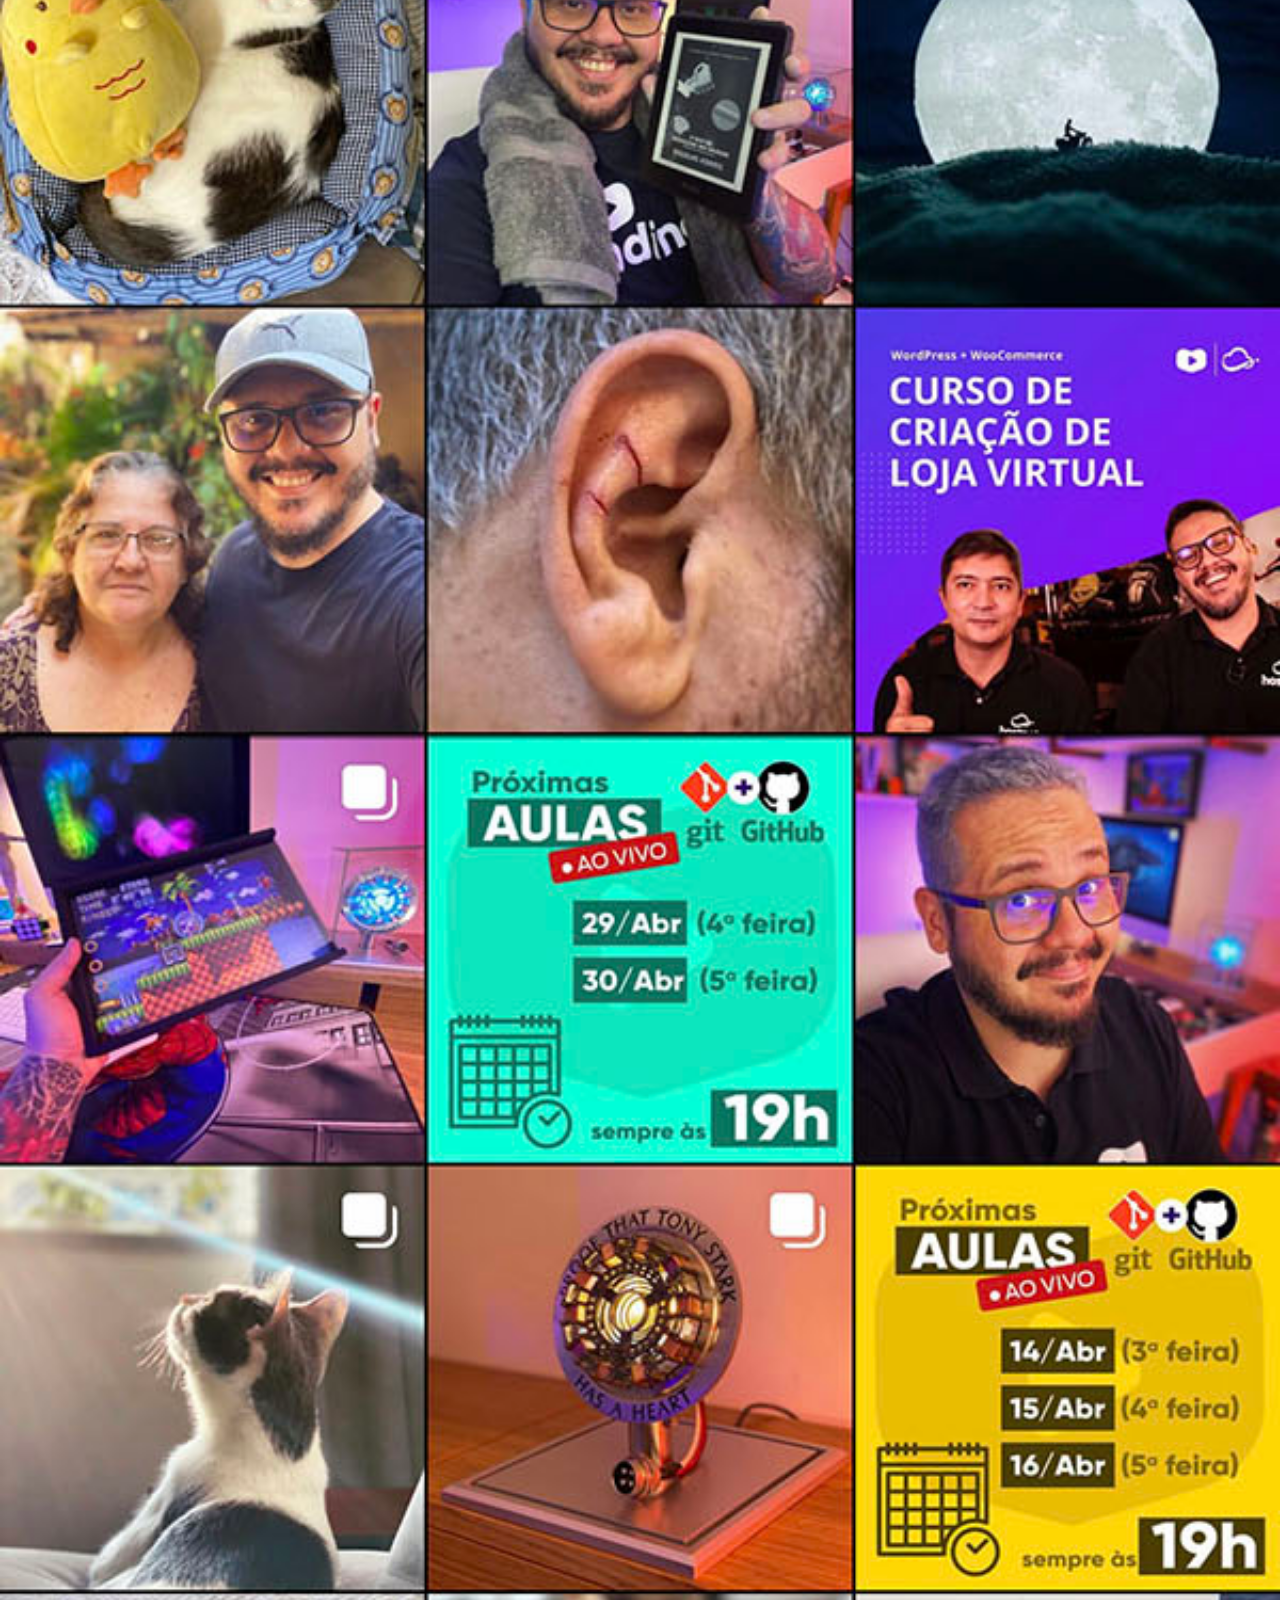
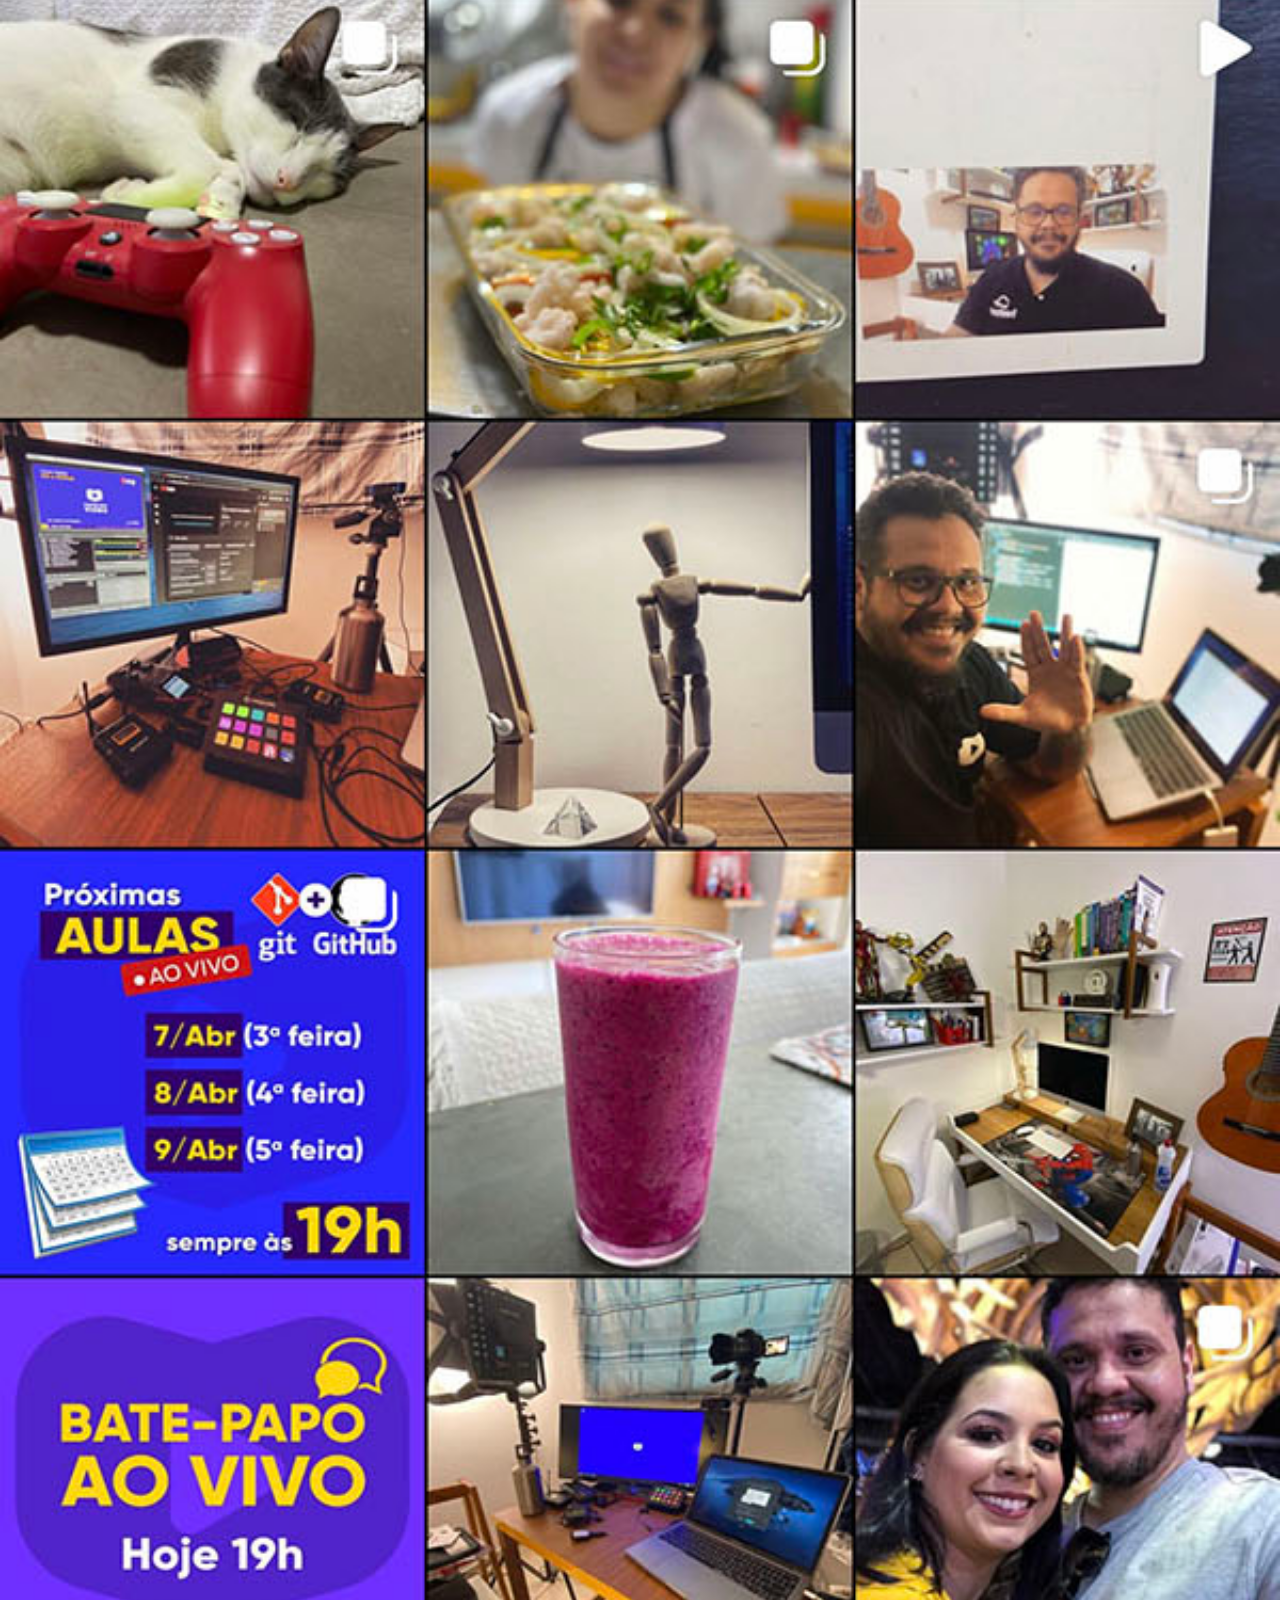
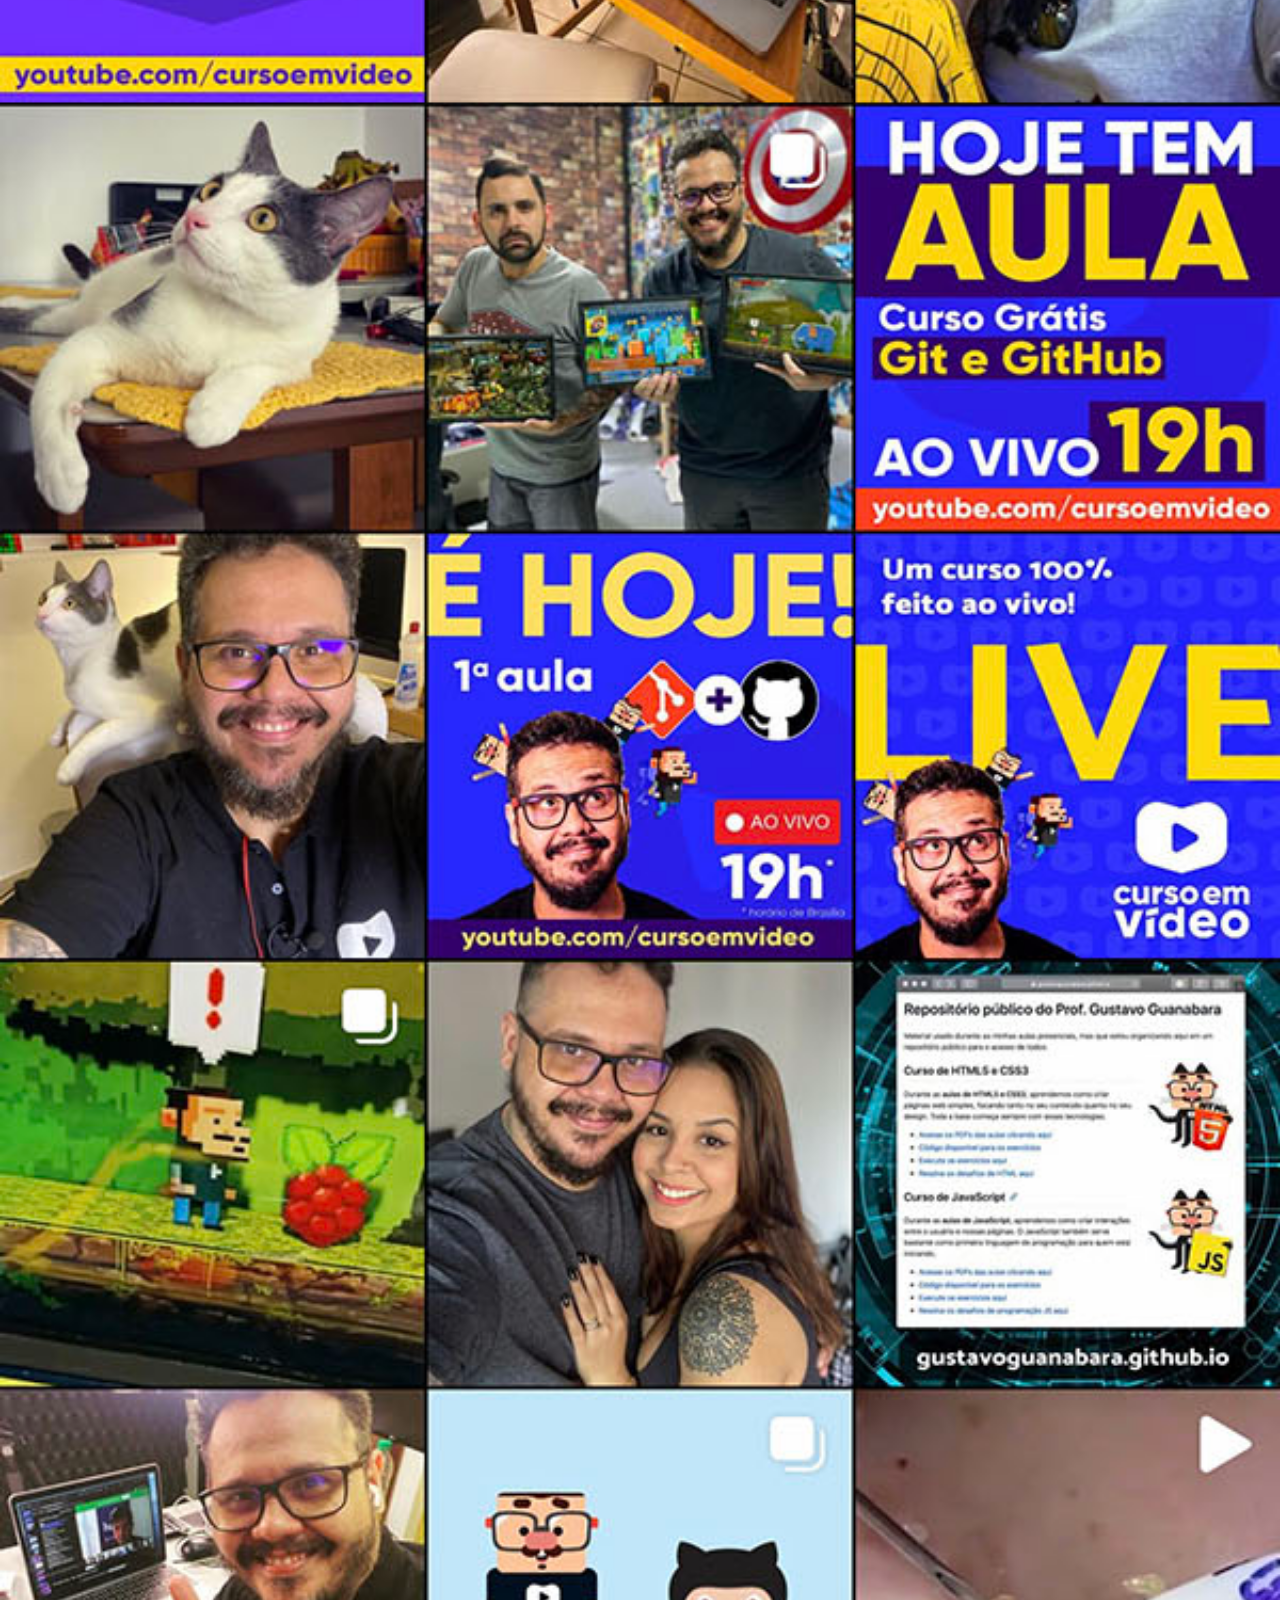
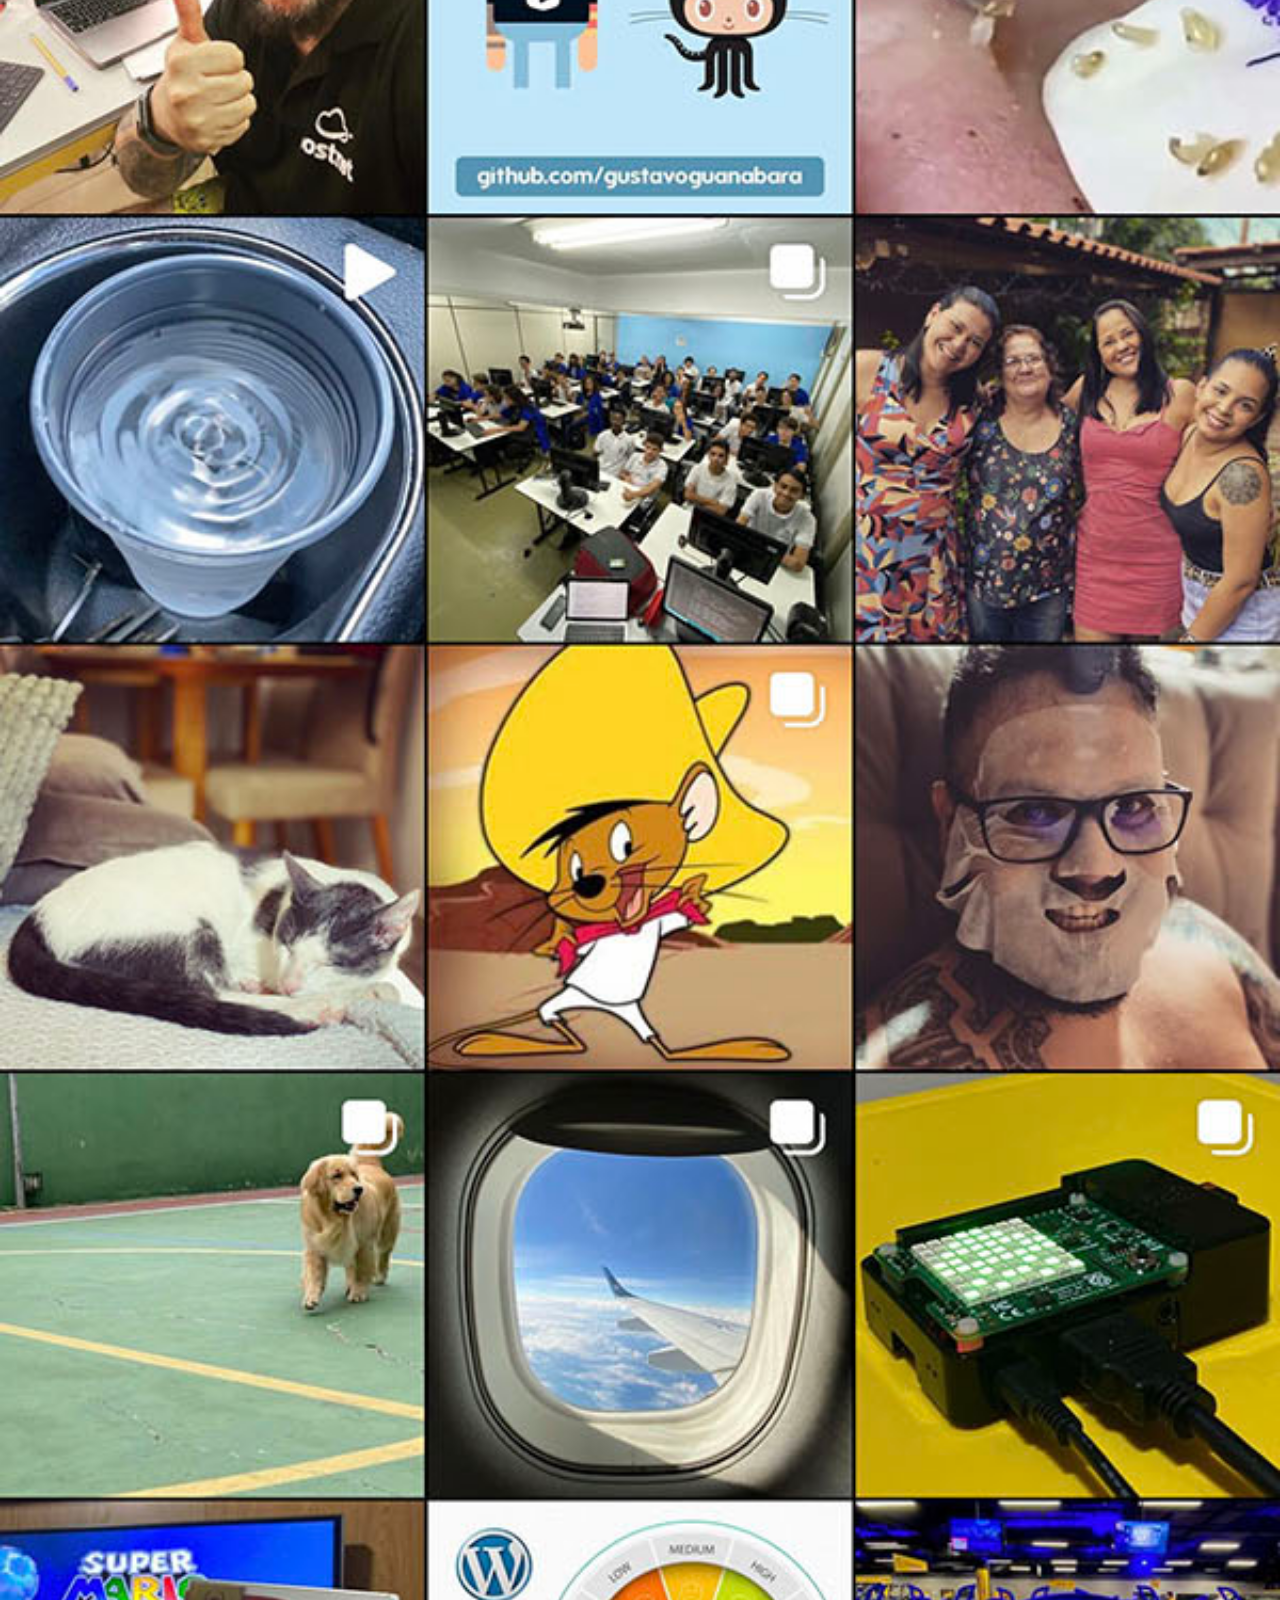
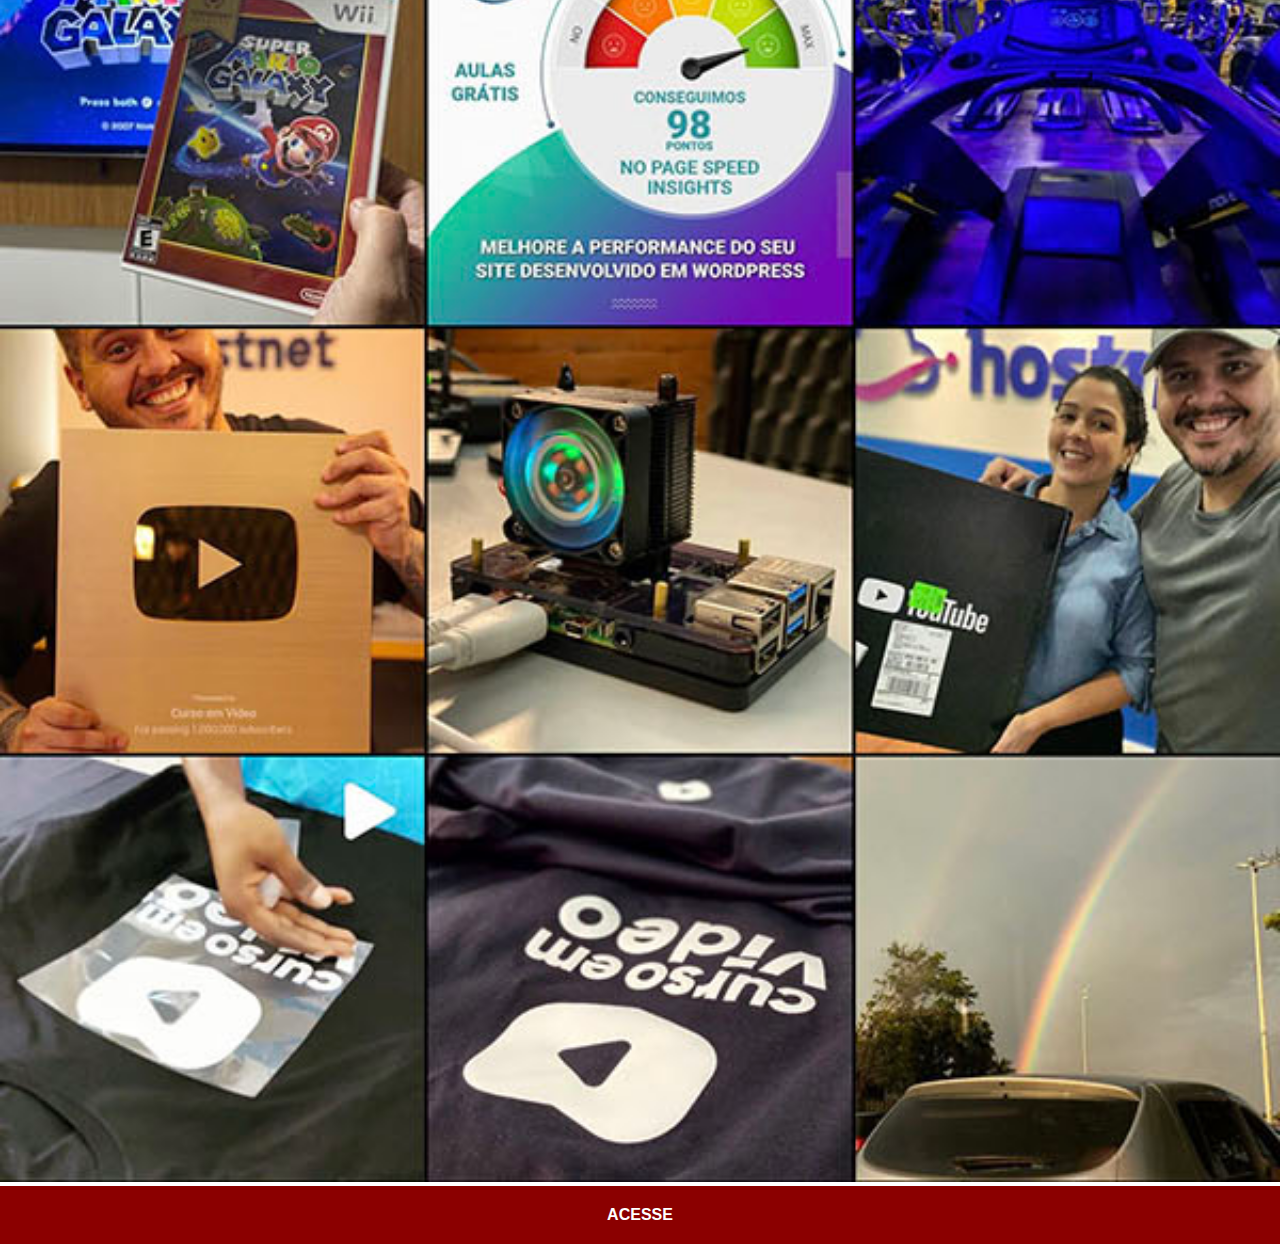
<file: instagram.html>
<!DOCTYPE html>
<html lang="pt-br">
<head>
    <meta charset="UTF-8">
    <meta name="viewport" content="width=device-width, initial-scale=1.0">
    <title>Instagram</title>
    <link rel="stylesheet" href="estilo/social.css">
</head>
<body>
    <img src="imagens/tela-instagram.jpg" alt="Instagram">
    <a href="https://www.instagram.com/jackie_edithtk/?hl=en" target="_blank">ACESSE</a>
    
</body>
</html>
</file>
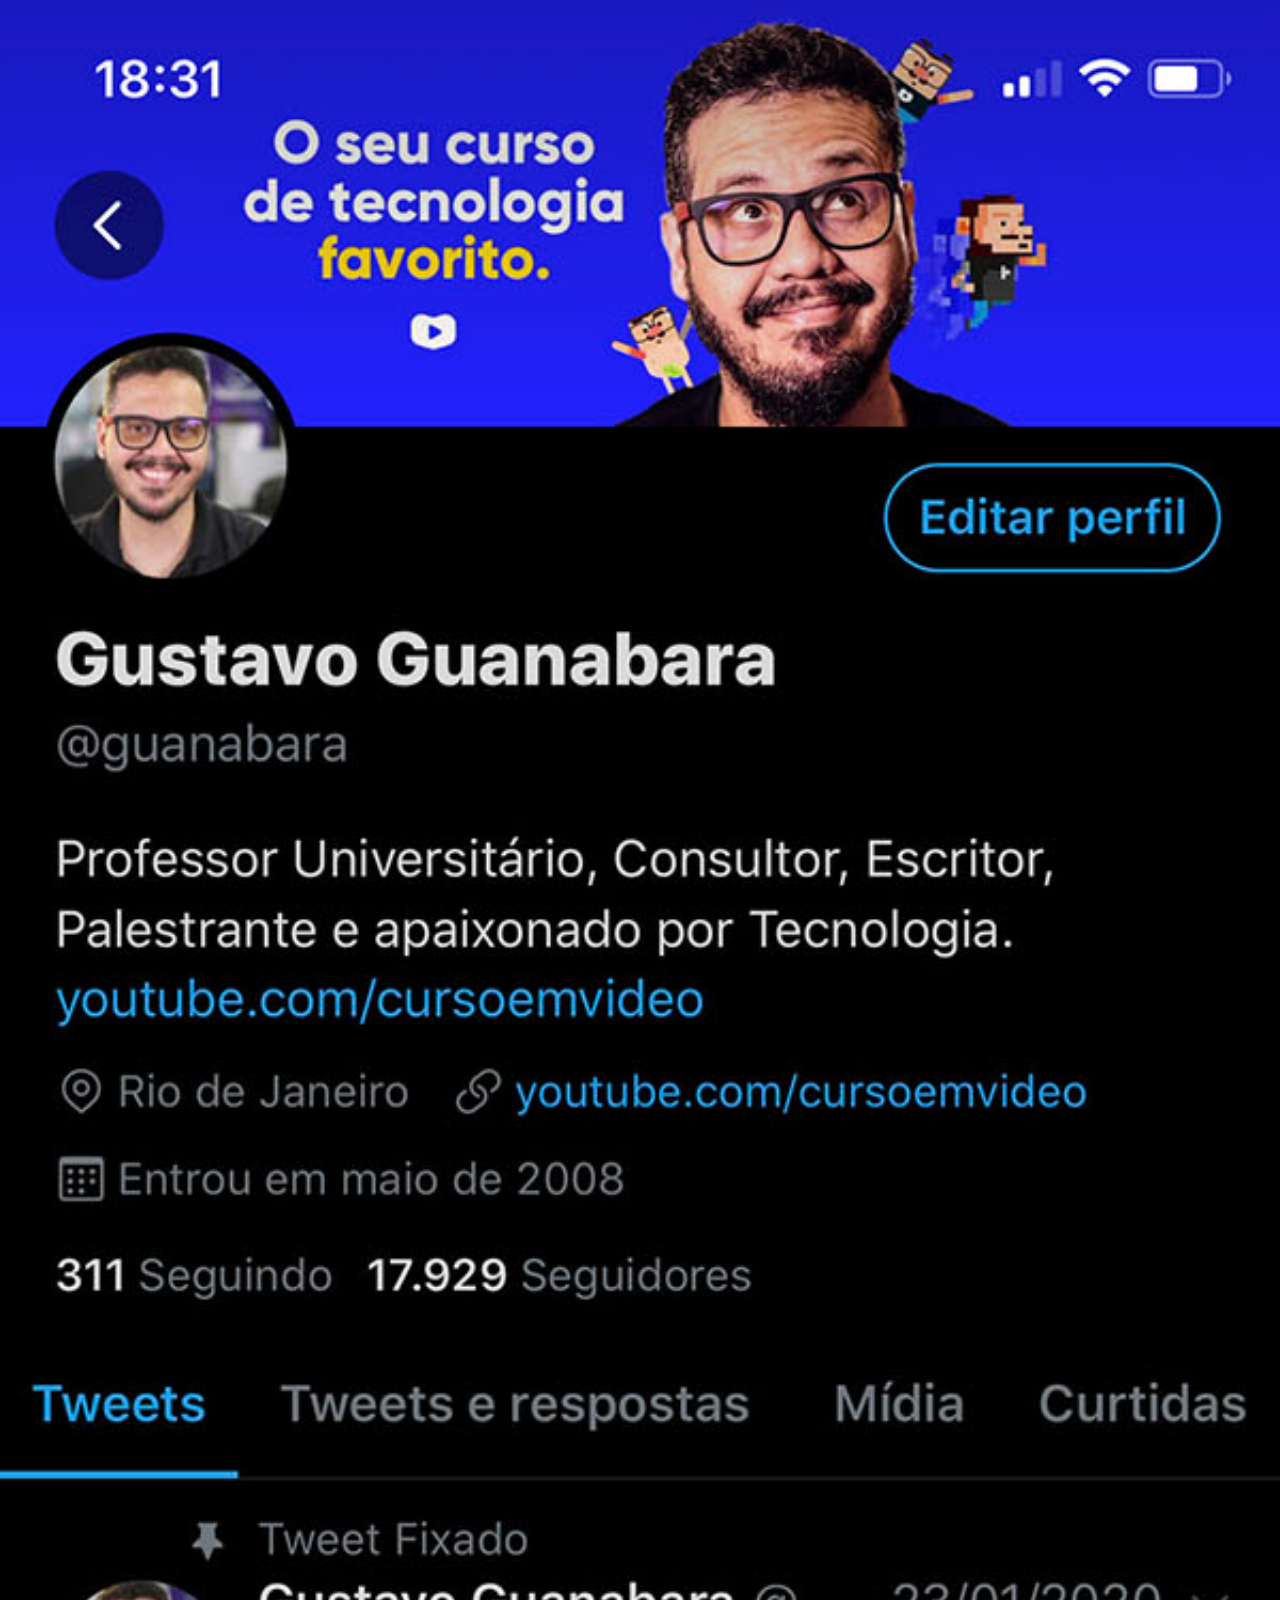
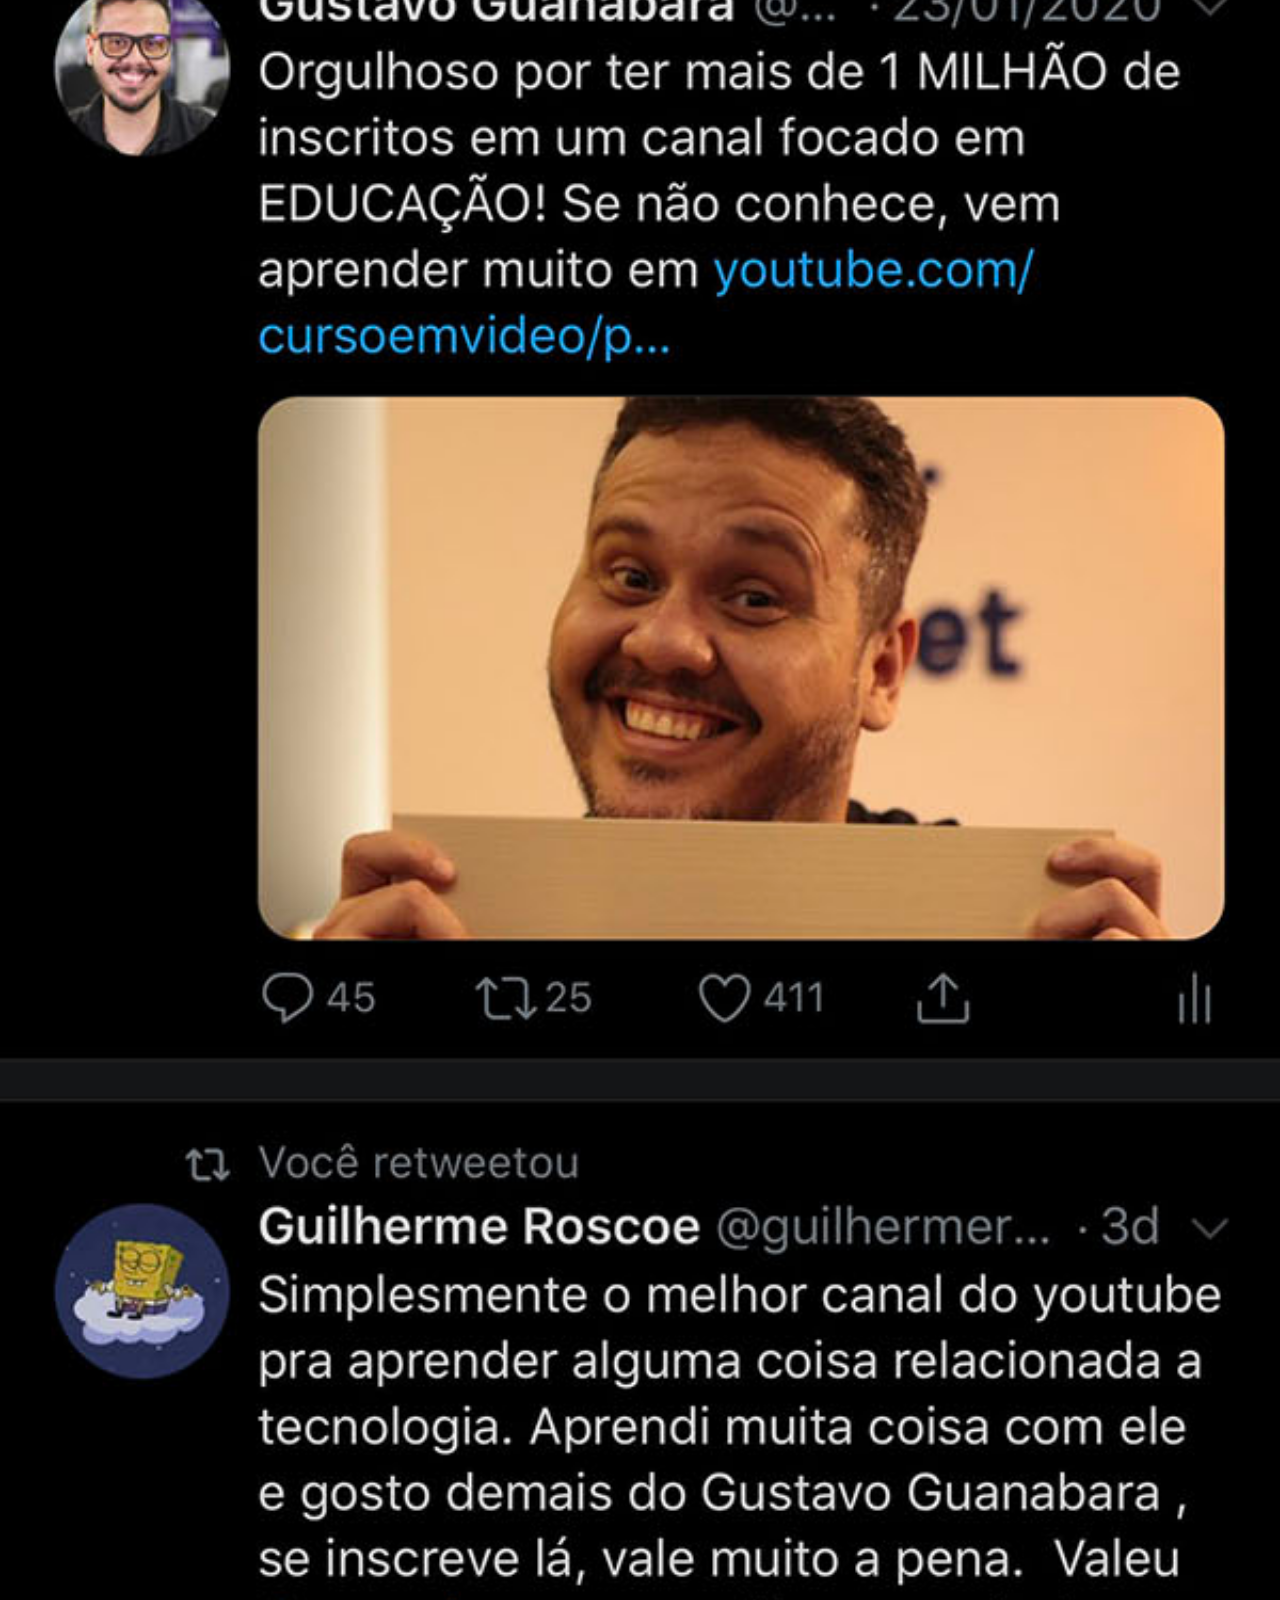
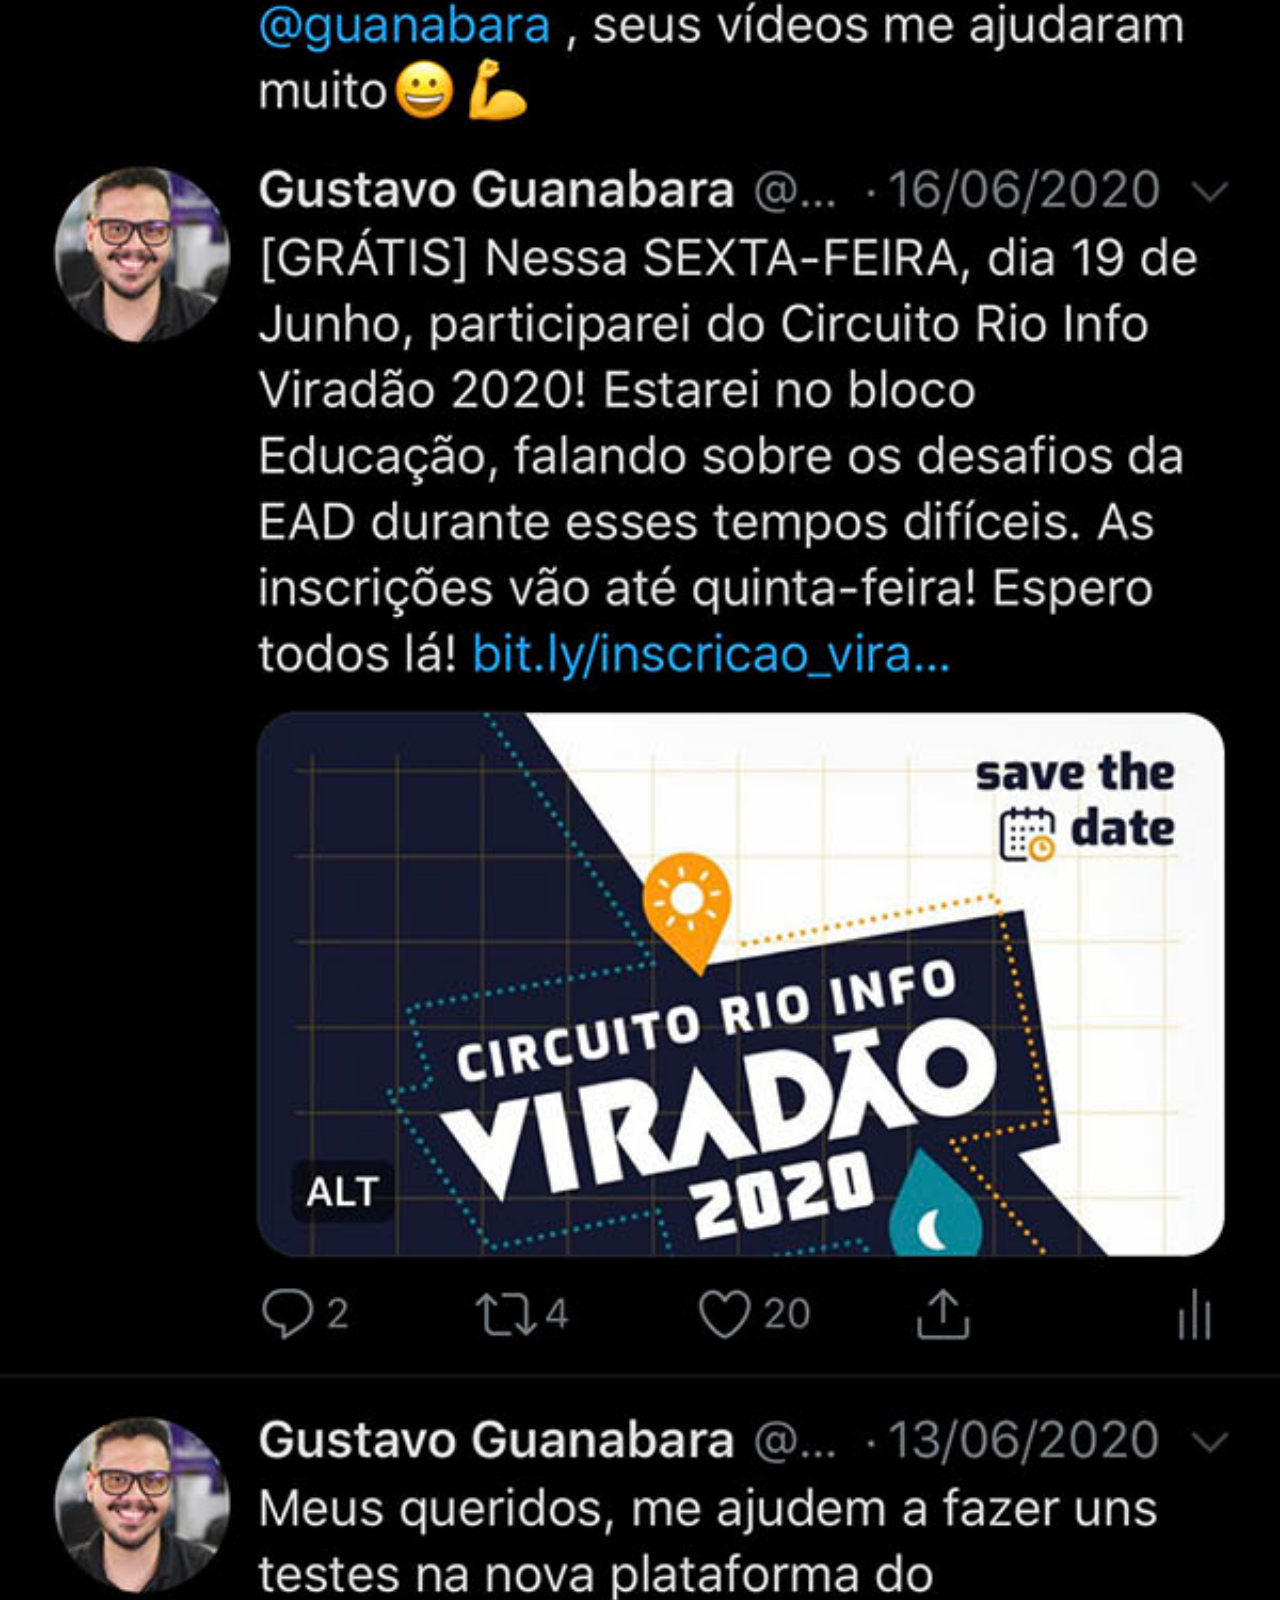
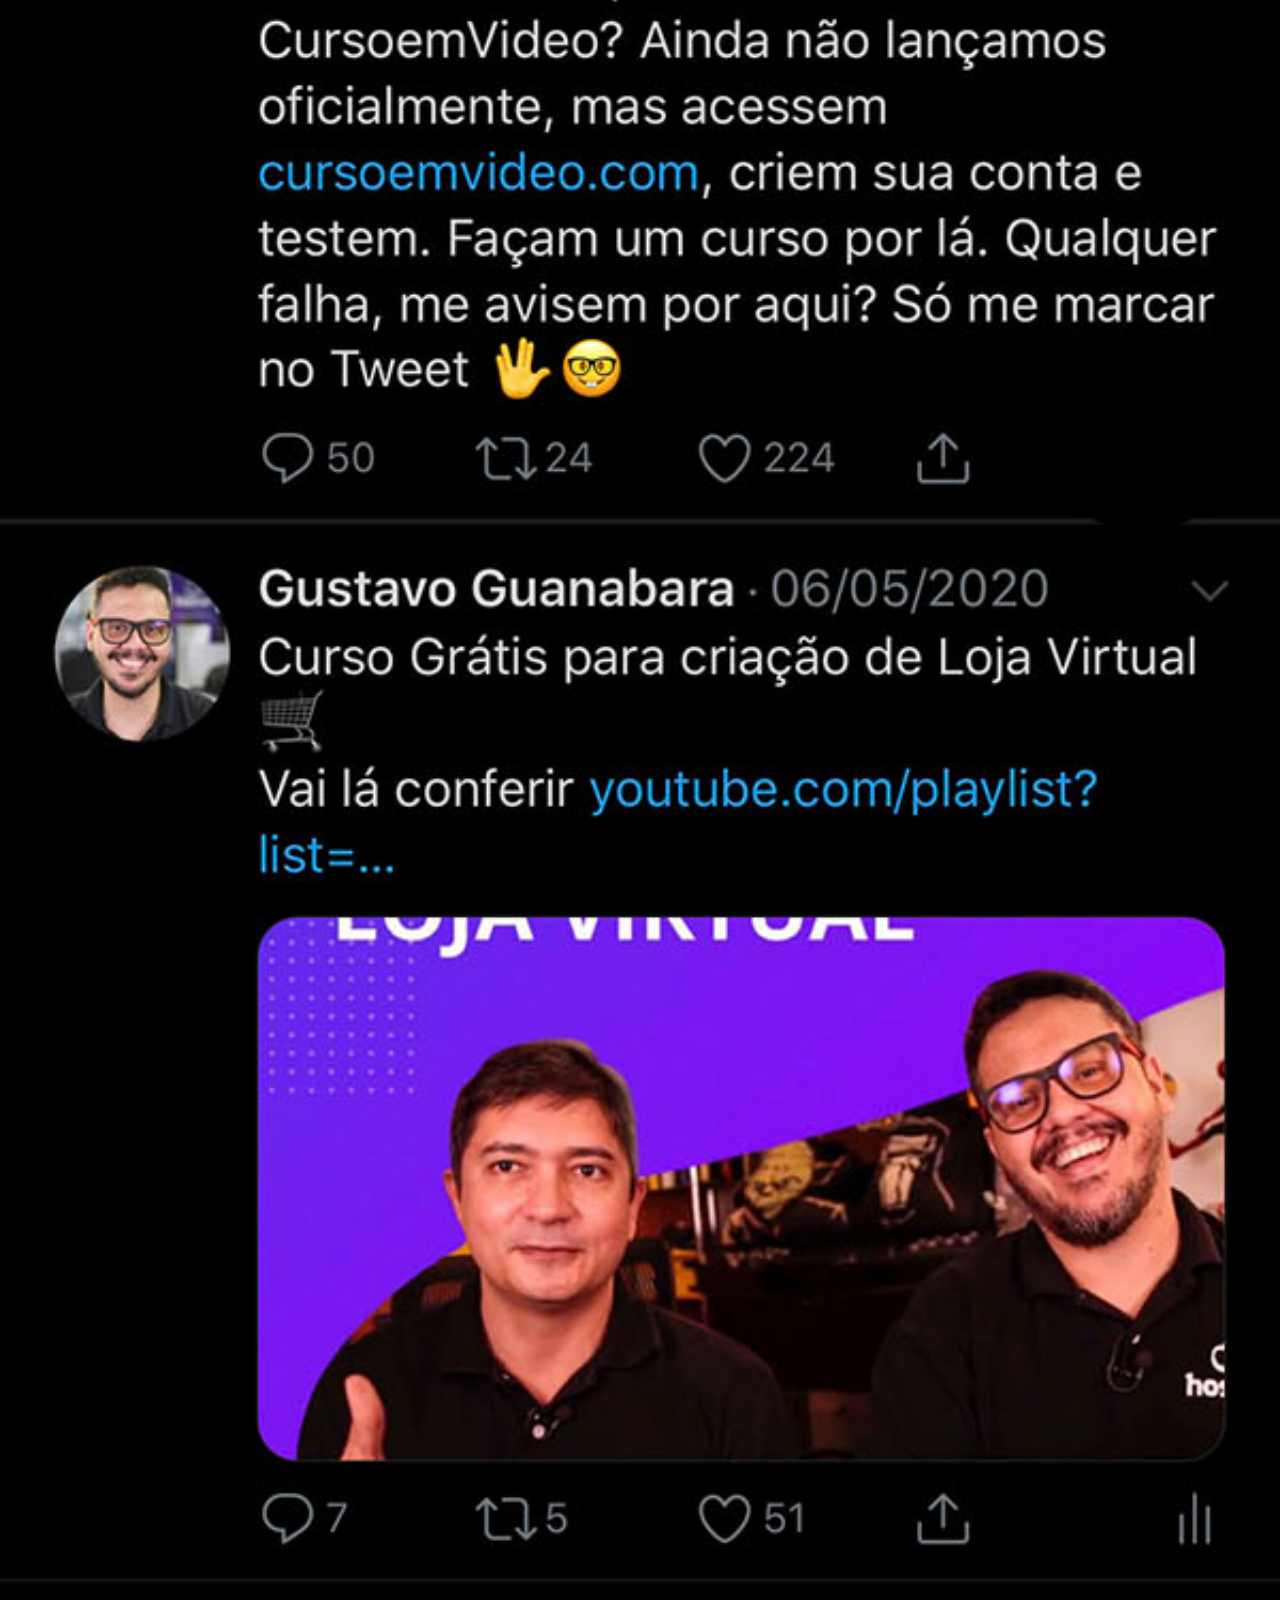
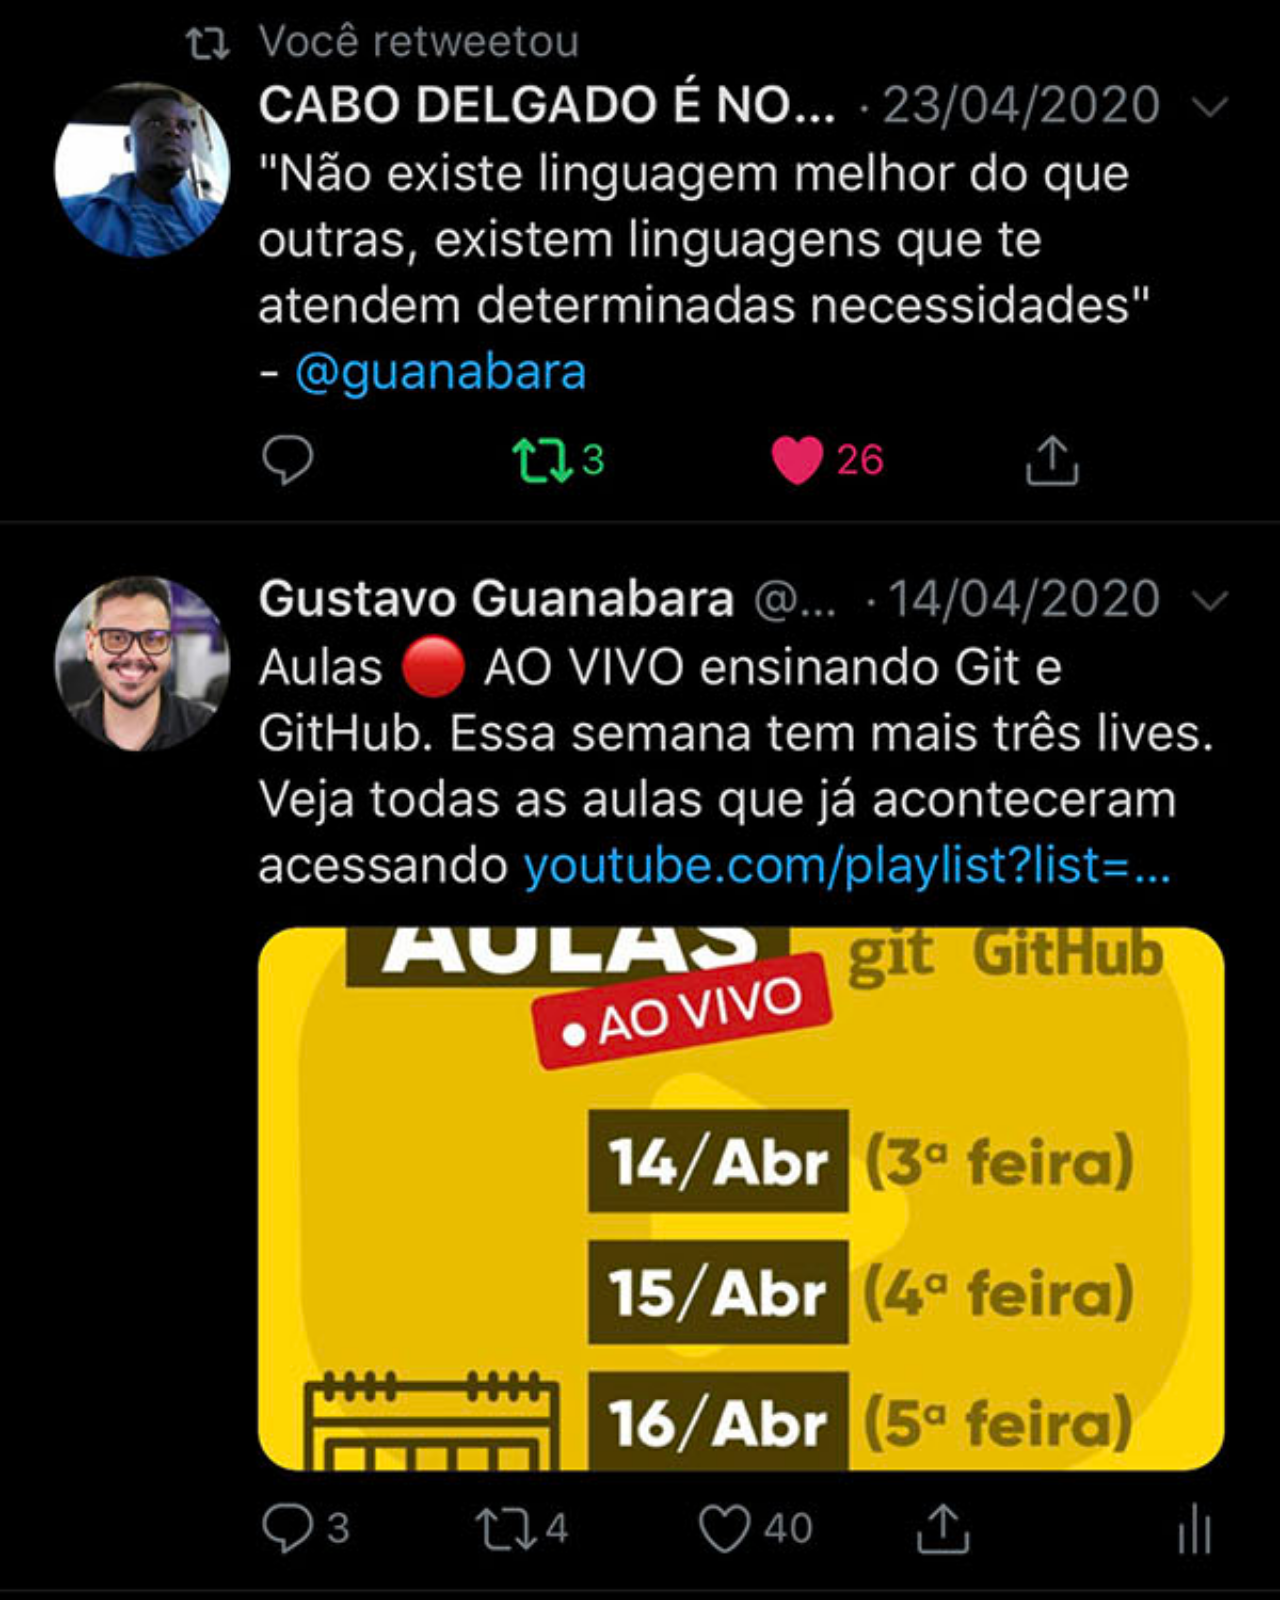
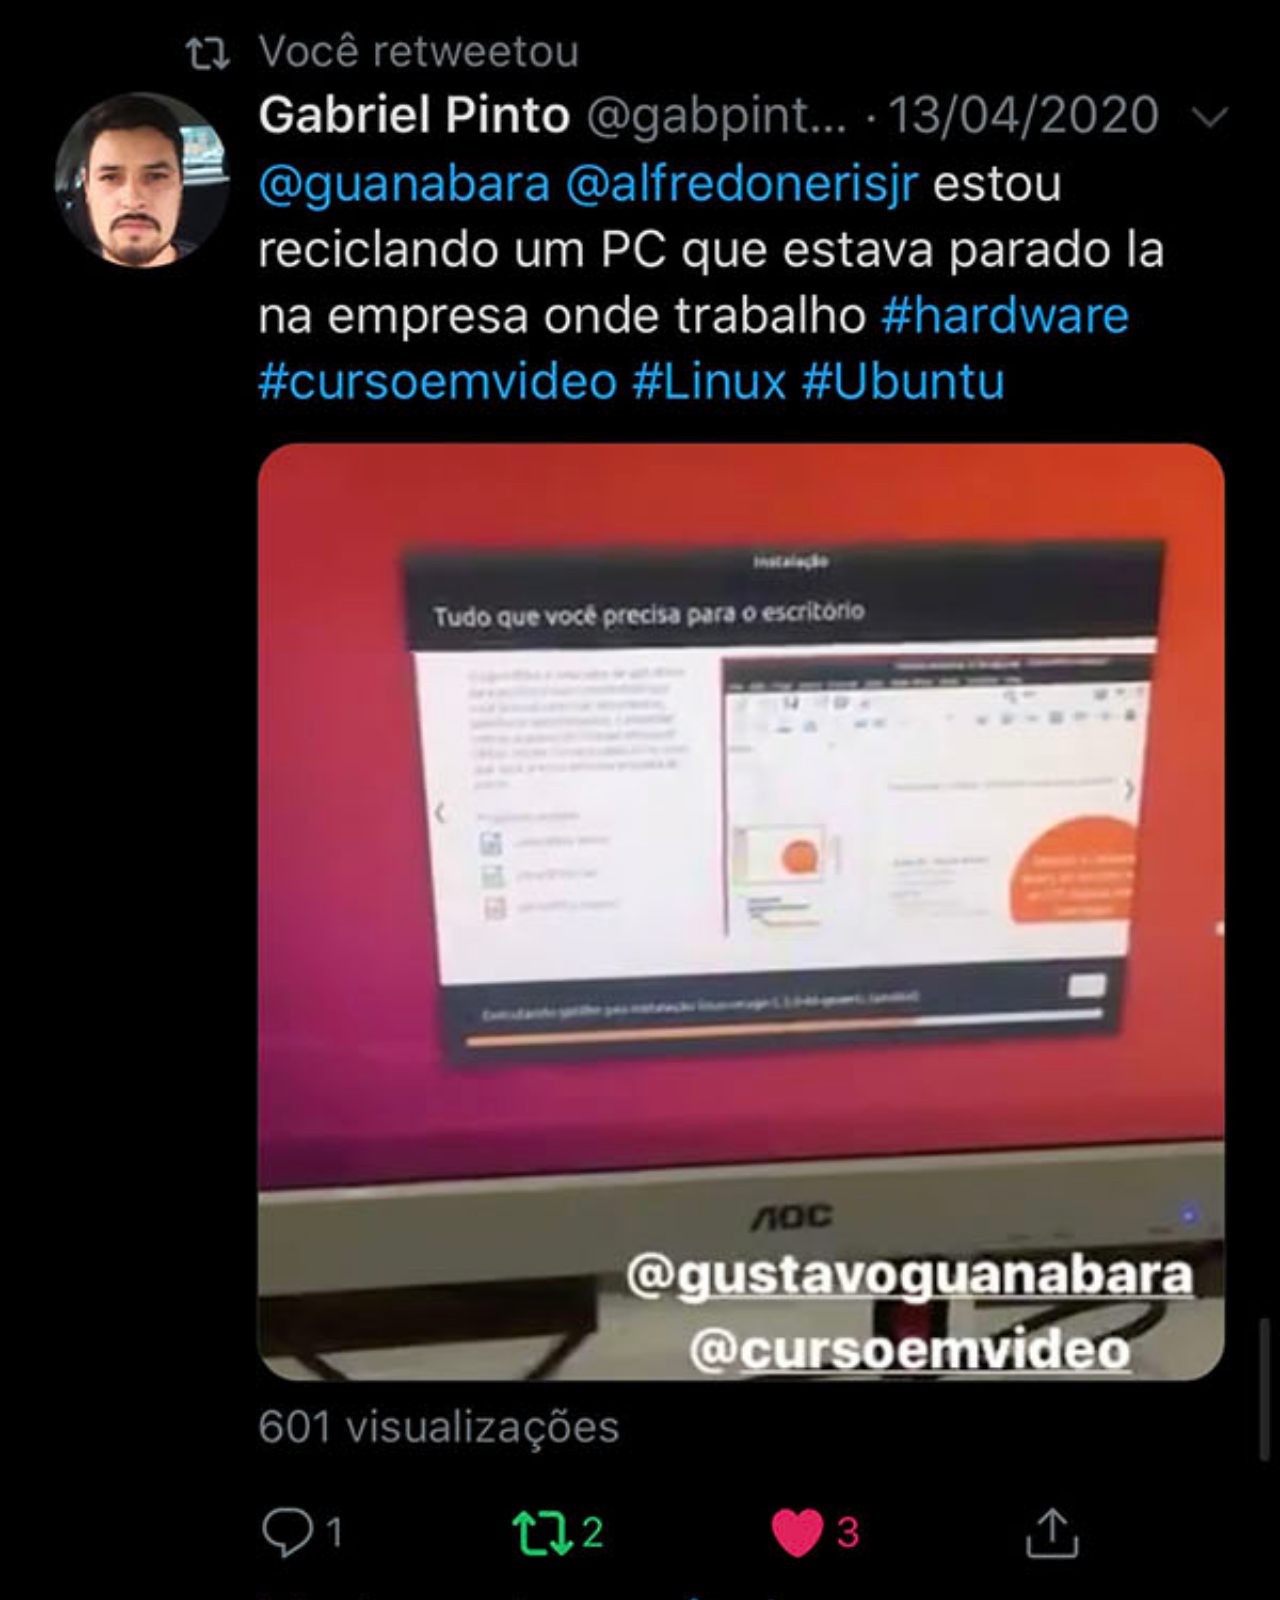
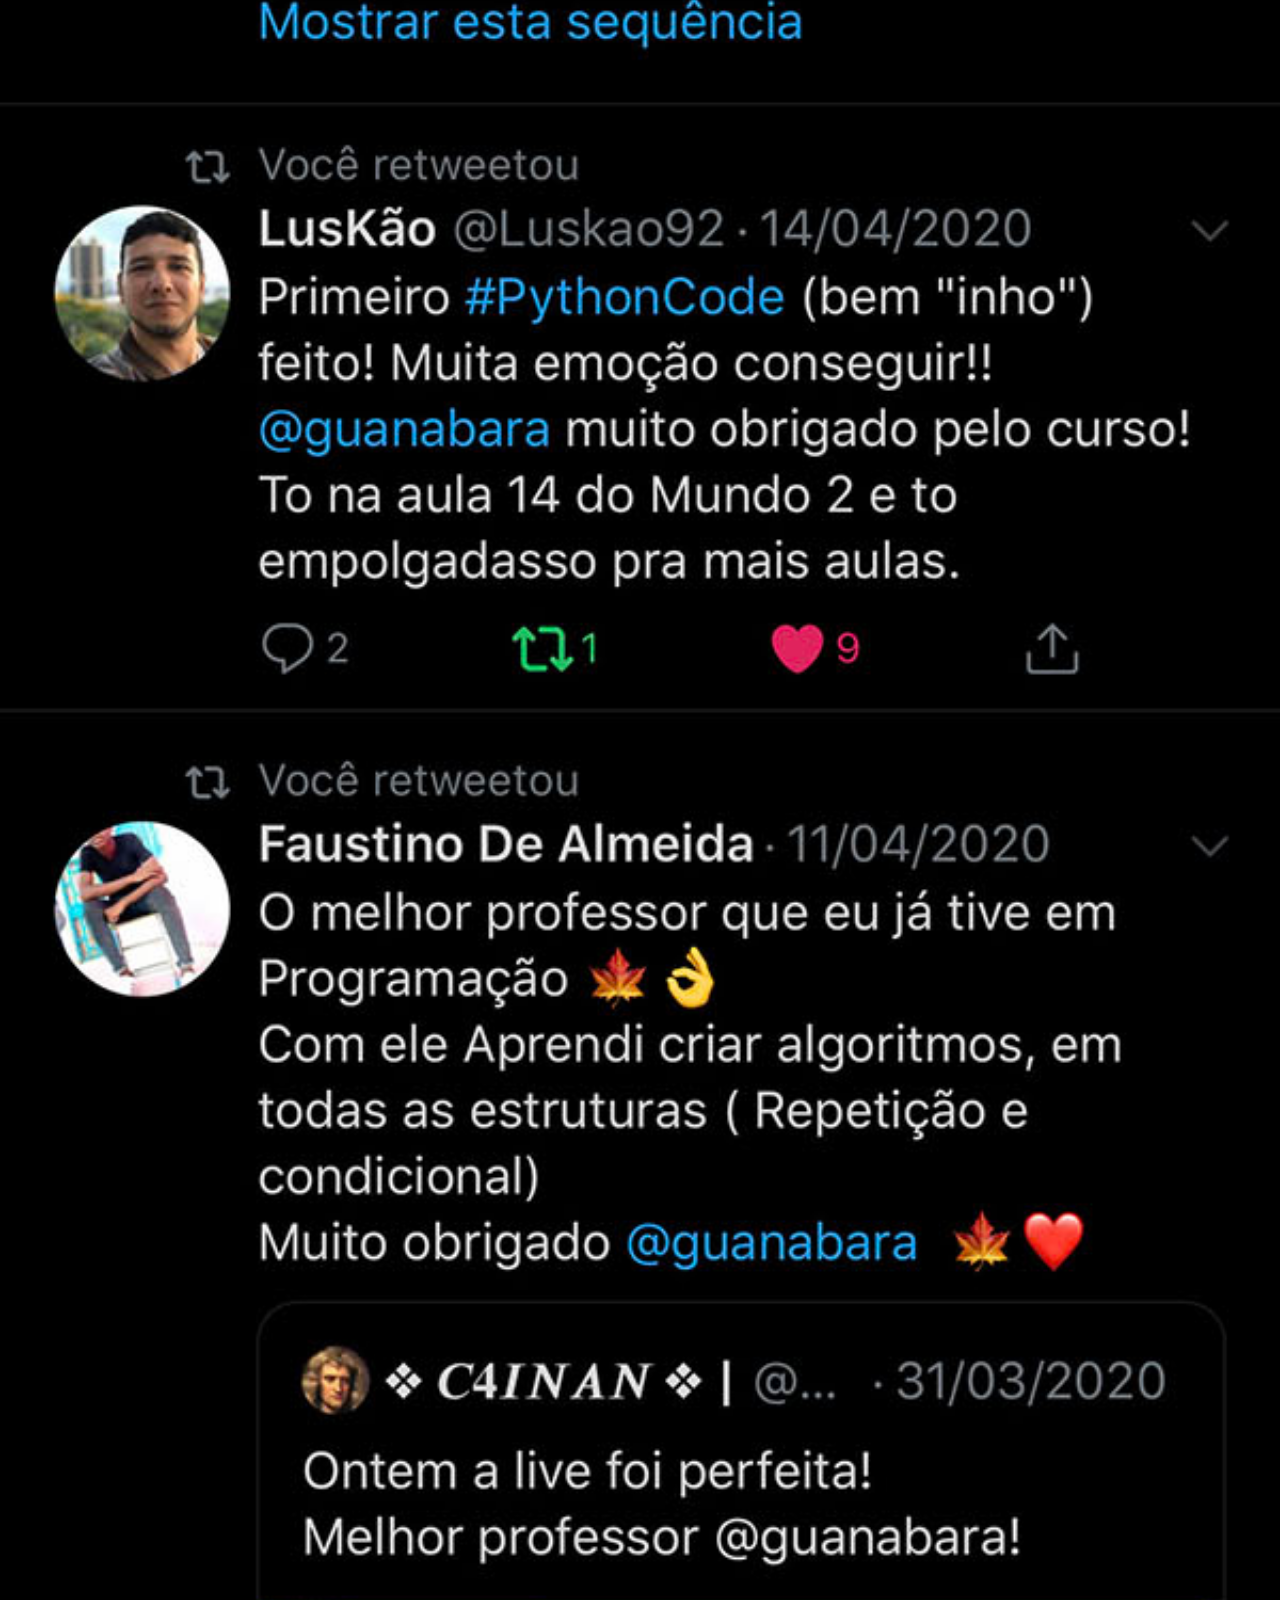
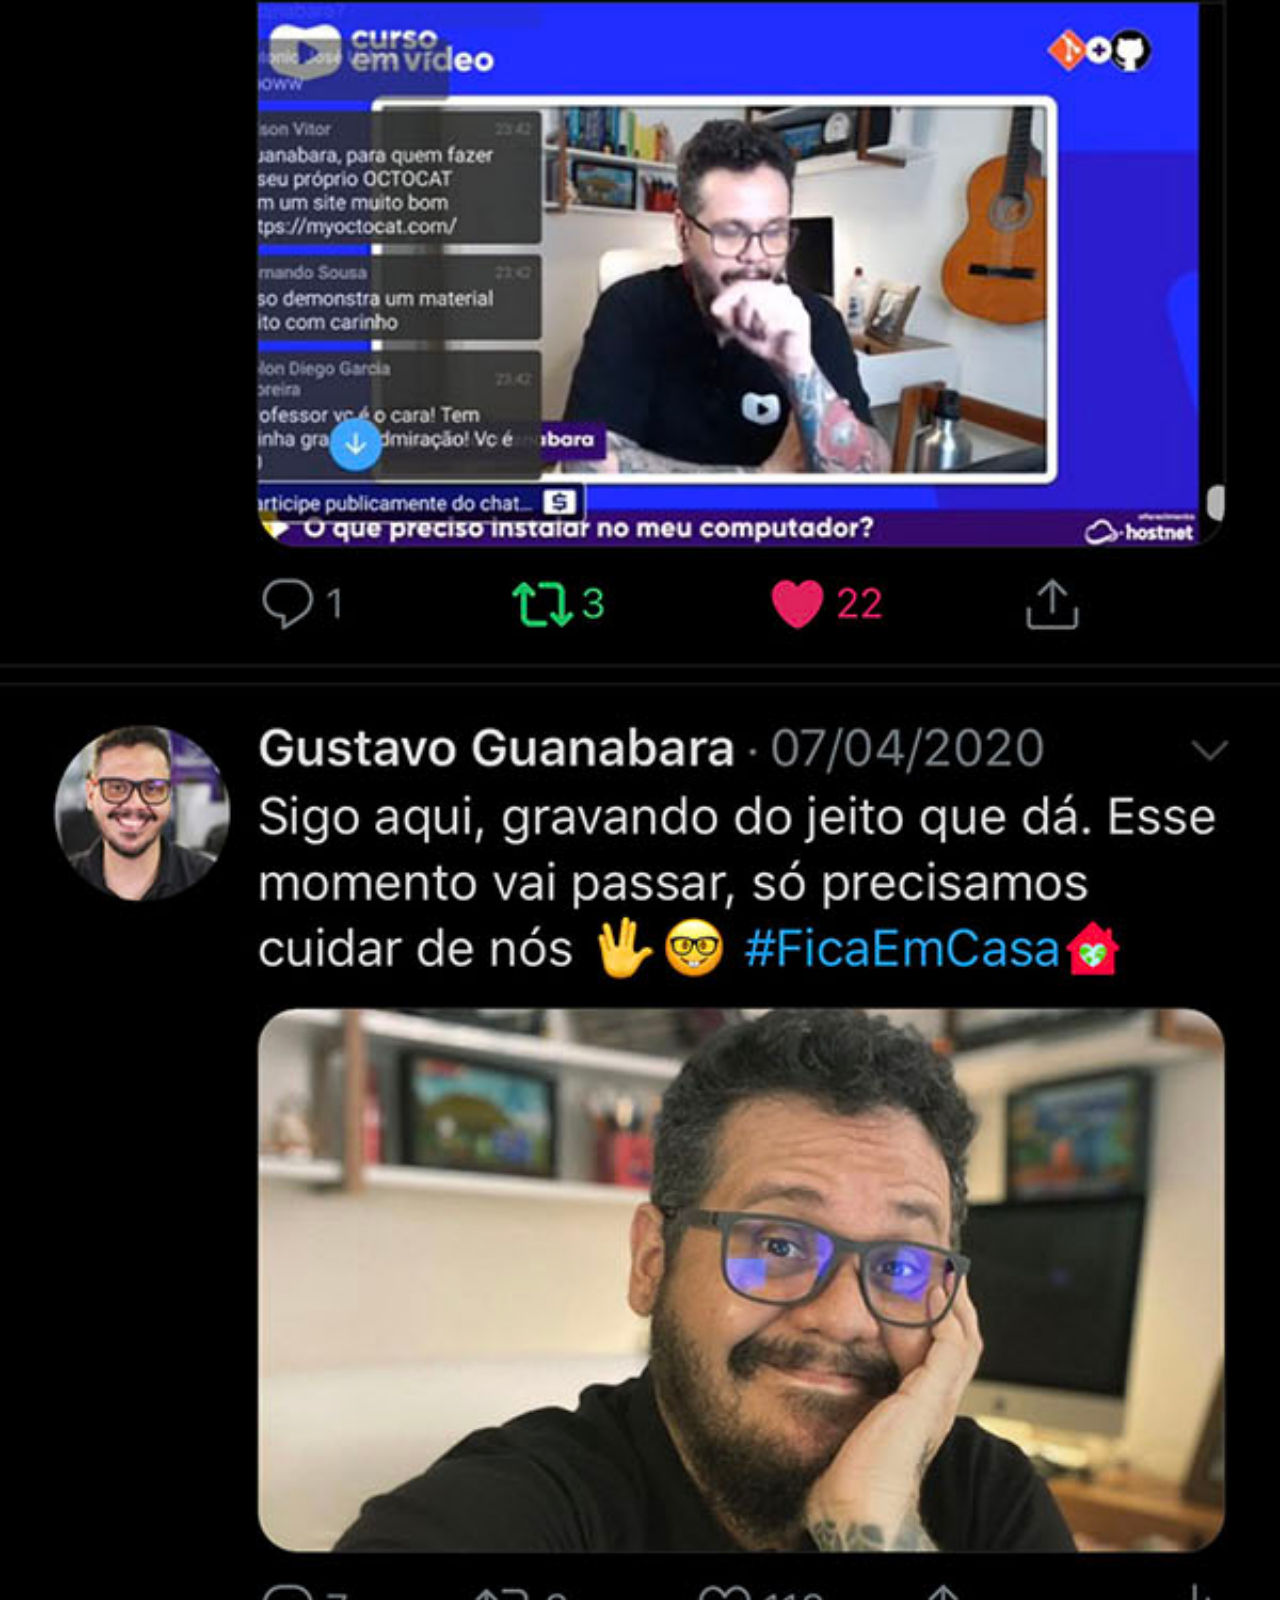
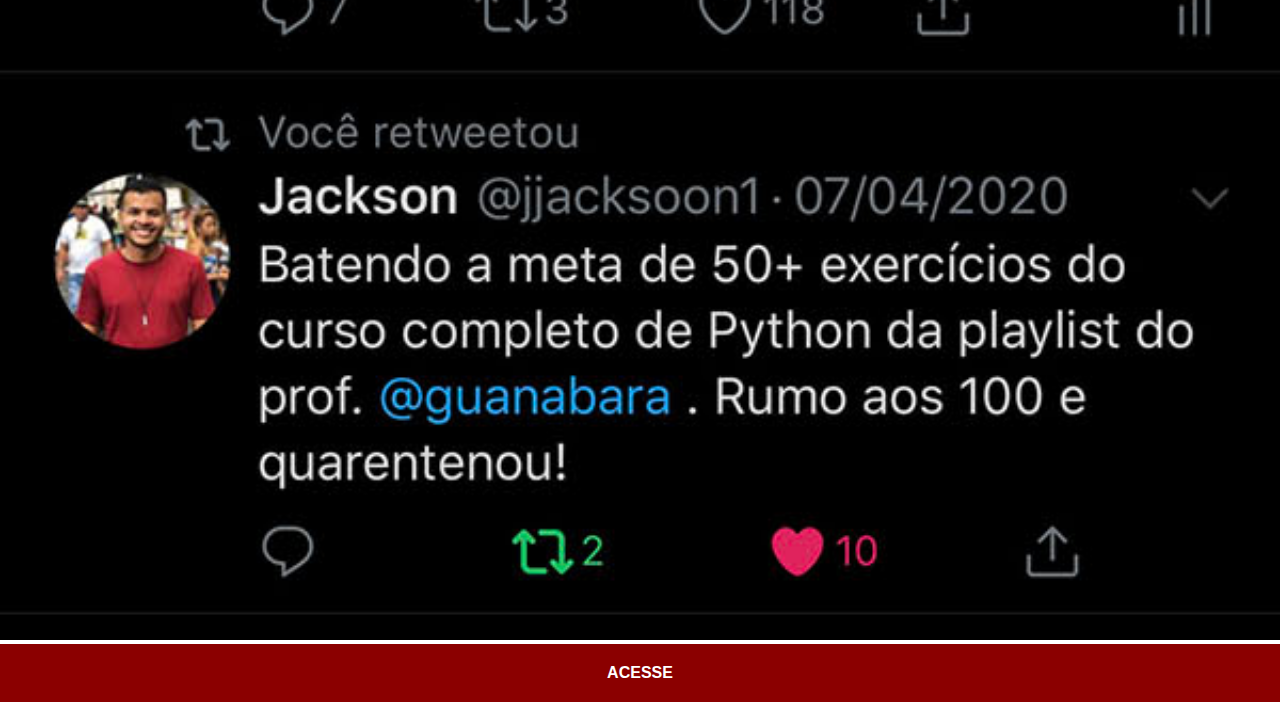
<file: twitter.html>
<!DOCTYPE html>
<html lang="pt-br">
<head>
    <meta charset="UTF-8">
    <meta name="viewport" content="width=device-width, initial-scale=1.0">
    <title>Twitter</title>
    <link rel="stylesheet" href="estilo/social.css">
</head>
<body>
    <img src="imagens/tela-twitter.jpg" alt="Twitter">
    <a href="https://twitter.com/Jackie_HTK" target="_blank">ACESSE</a>
    
</body>
</html>
</file>
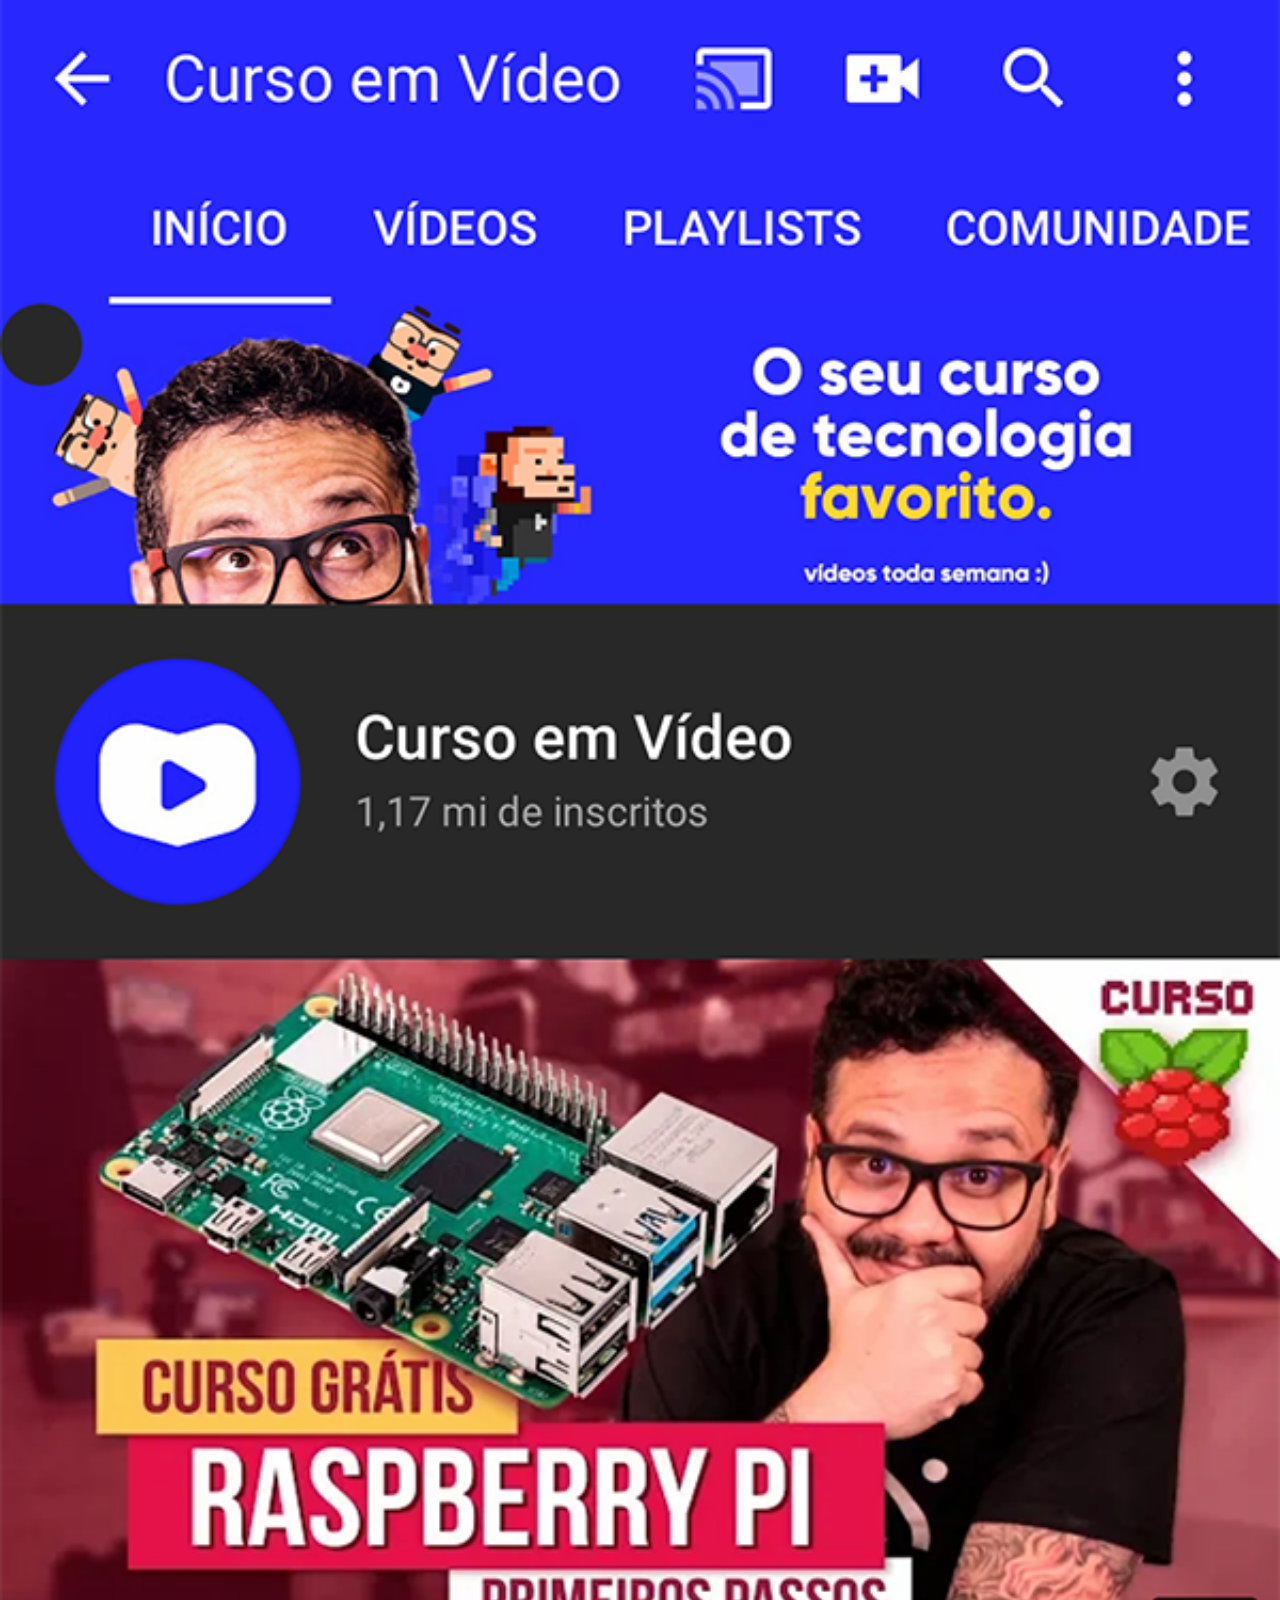
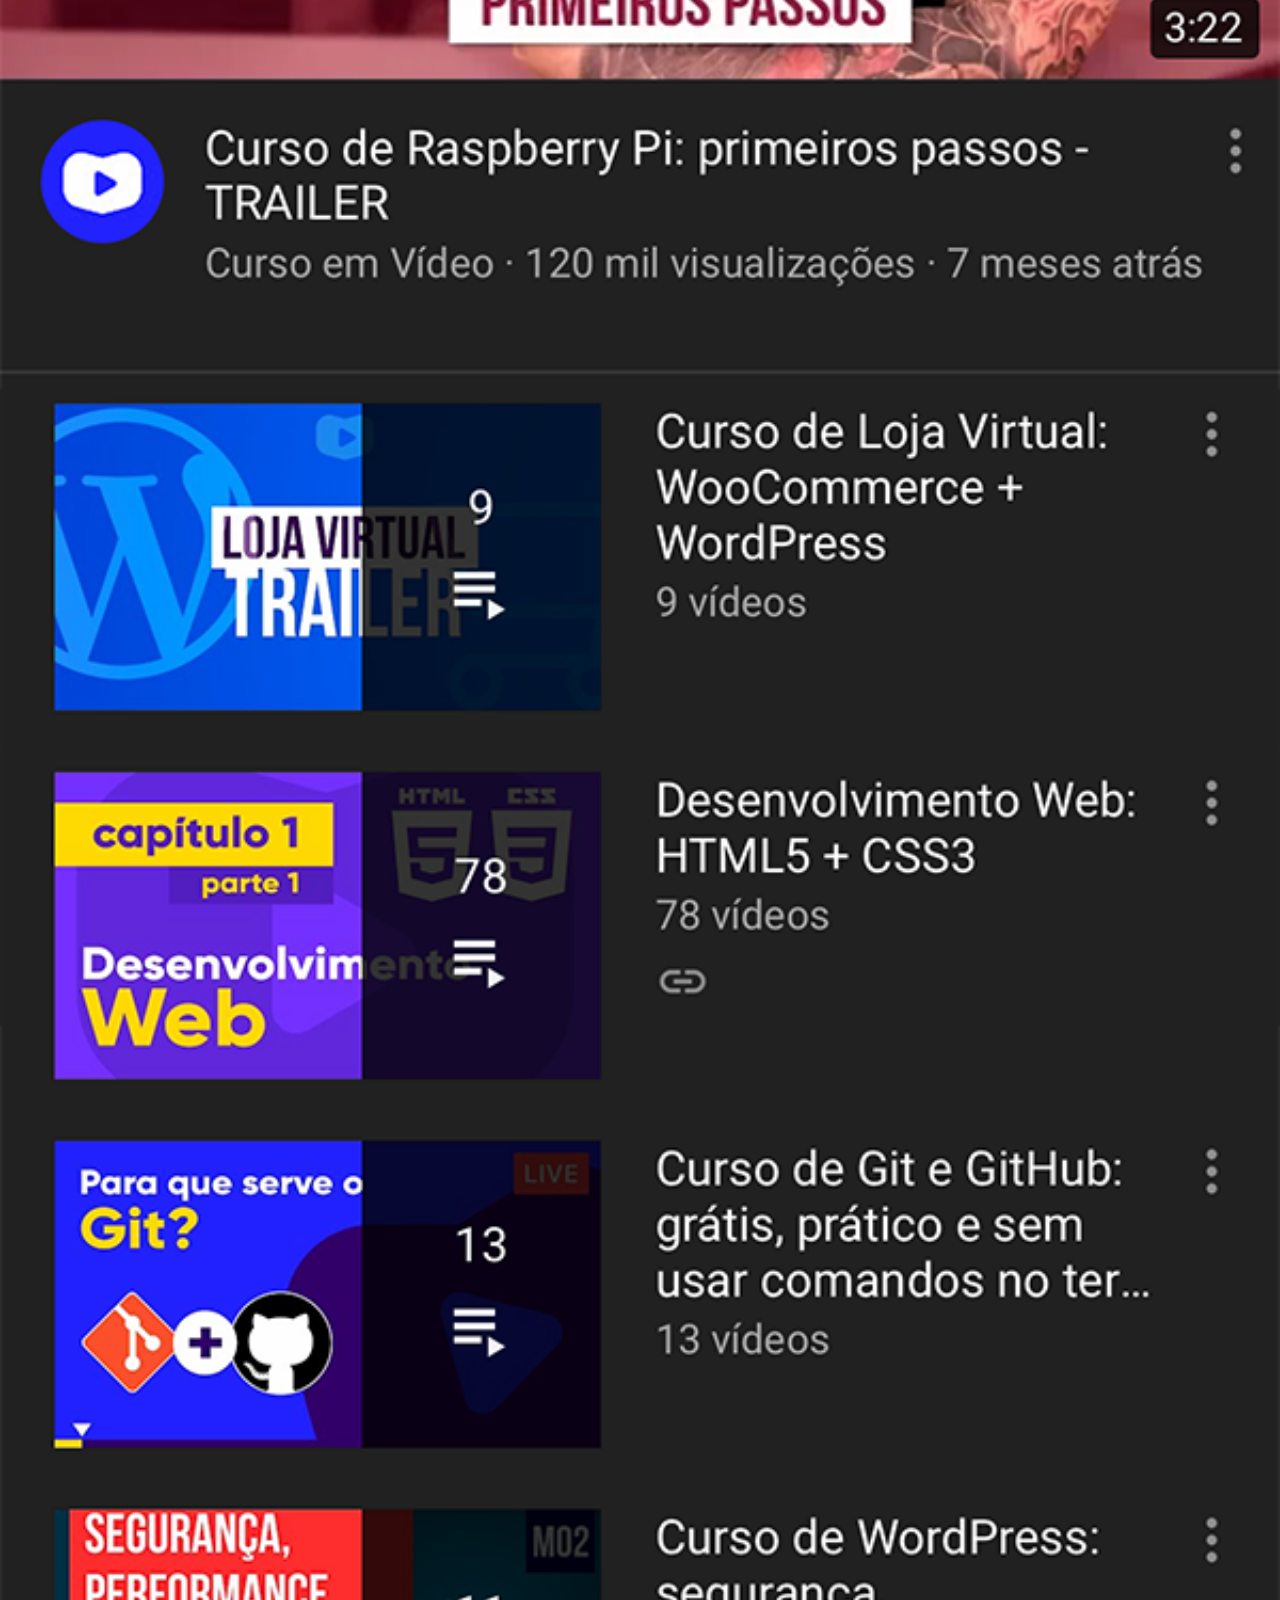
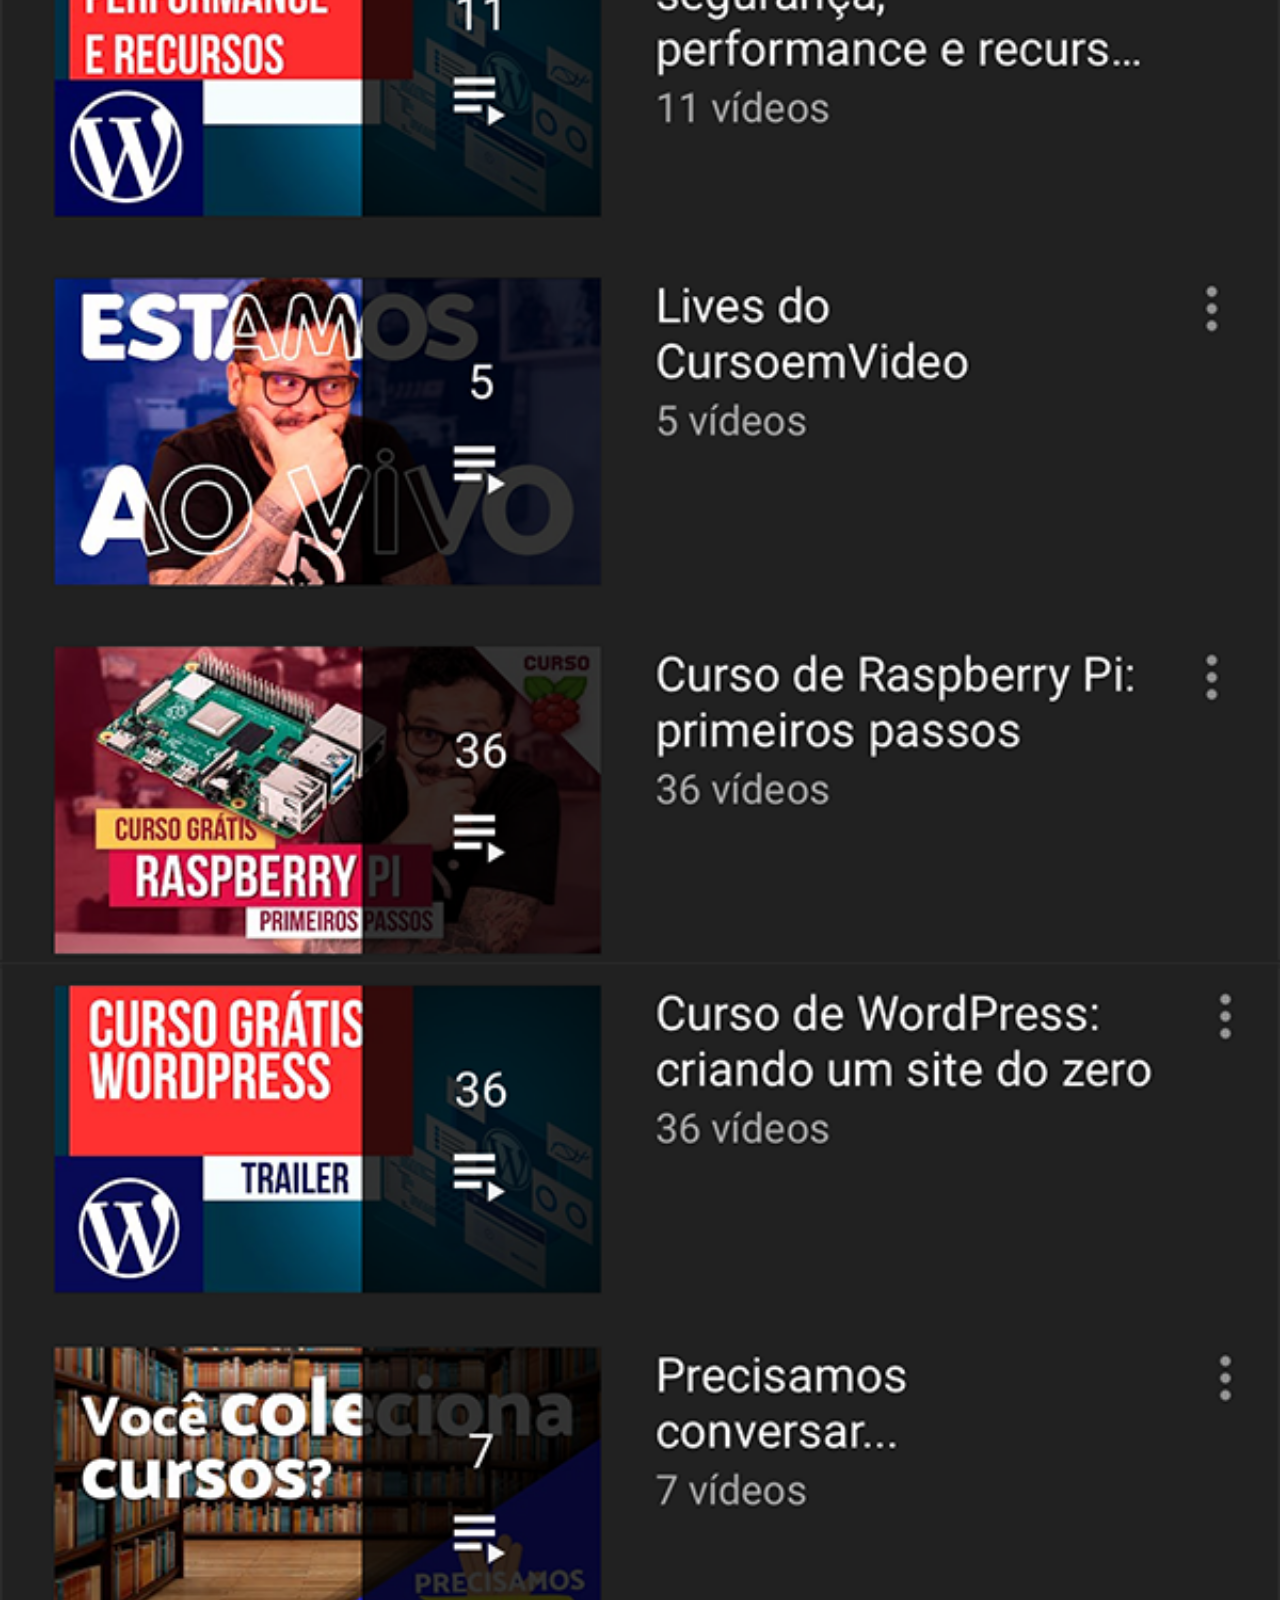
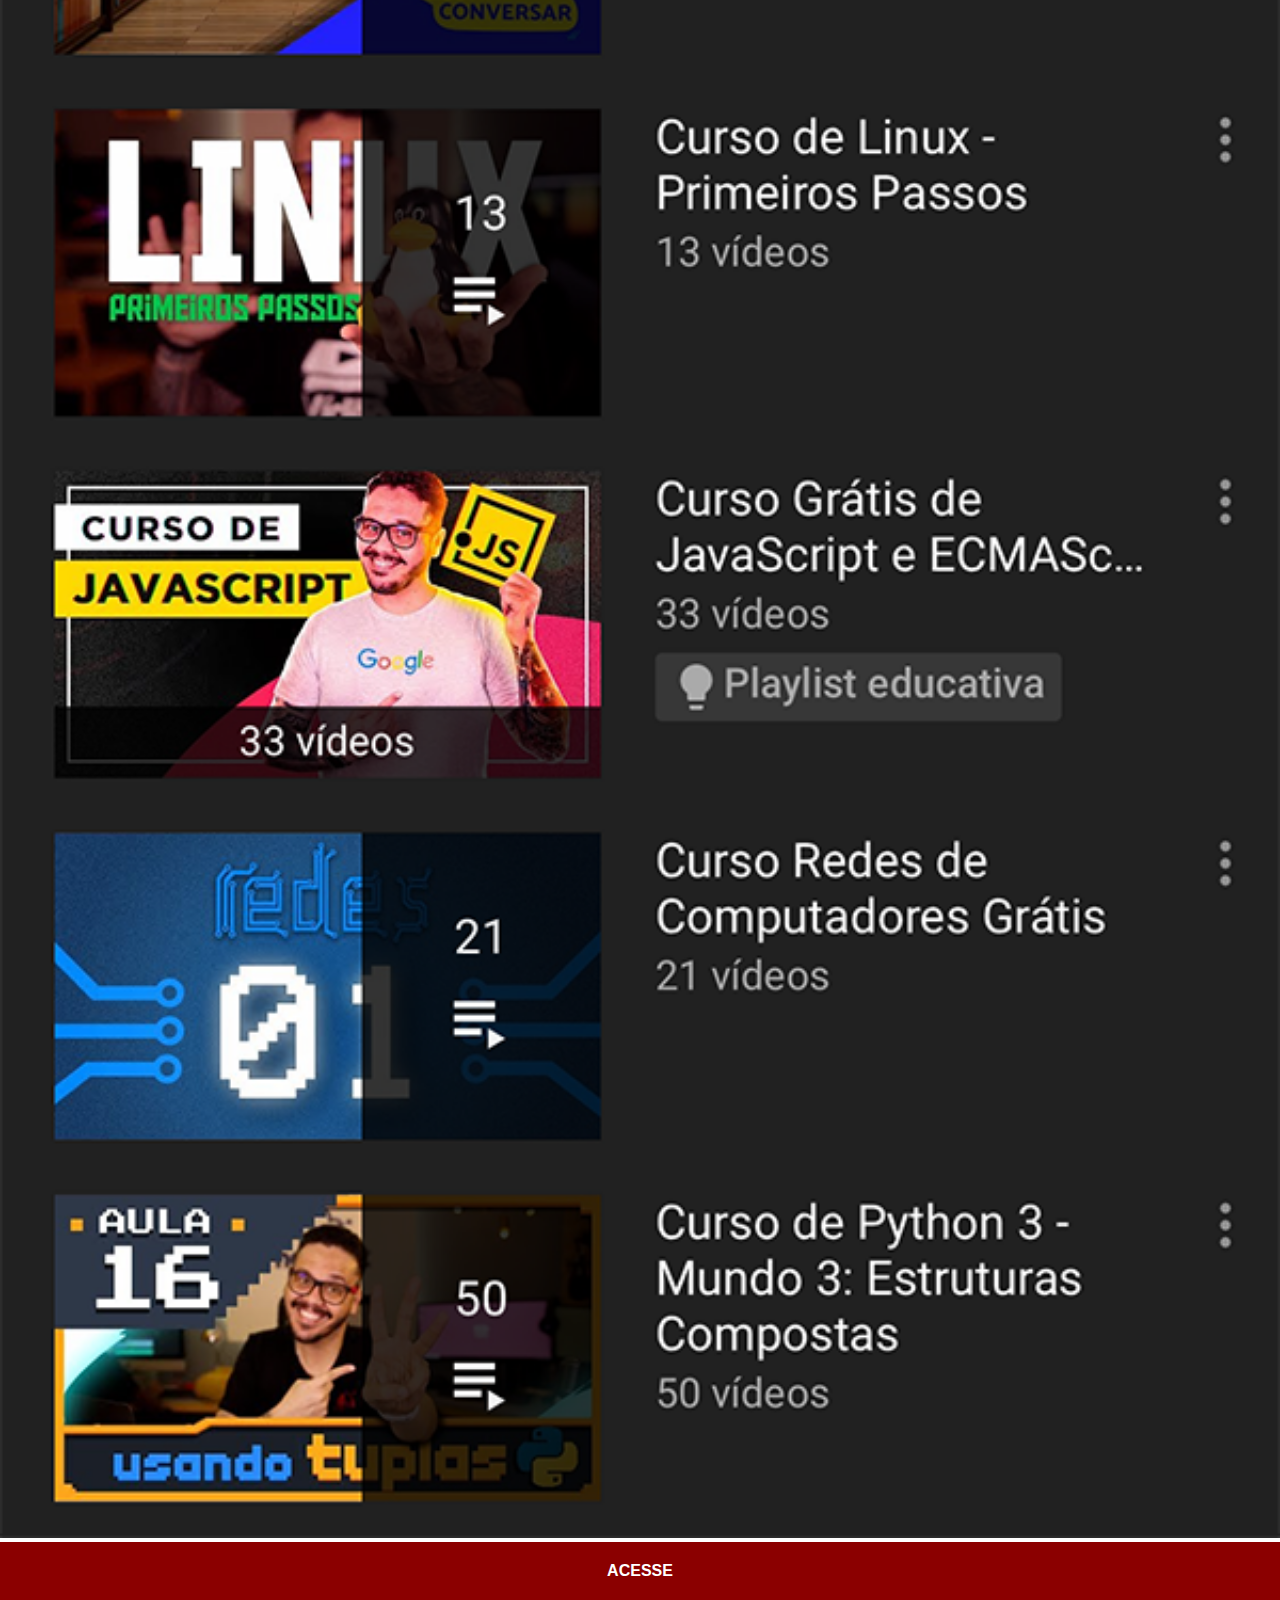
<file: youtube.html>
<!DOCTYPE html>
<html lang="pt-br">
<head>
    <meta charset="UTF-8">
    <meta name="viewport" content="width=device-width, initial-scale=1.0">
    <title>YouTube</title>
    <link rel="stylesheet" href="estilo/social.css">
</head>
<body>
    <img src="imagens/tela-youtube.png" alt="YouTube">
    <a href="https://www.youtube.com/channel/UCGydPbsylCv5HMpMZ-HvpDA" target="_blank">ACESSE</a>
    
</body>
</html>
</file>
<file: estilo/style.css>
@charset "UTF-8";
* {
    margin: 0px;
    padding: 0px;
}
html, body{
    height: 100vh;
    width: 100vw;
    background-color: black;
}
body{
    background: url('../imagens/fundo-madeira.jpg') no-repeat top center;
    background-size: cover;
    background-attachment: fixed;
}
main{
    height: 100vh;
    position: relative;
}
section#telefone{
    position: absolute;
    top: 50%;
    left: 50%;
    transform: translate(-50%, -50%);

    height: 627px;
    width: 311px;
    background-color: blue;
    background: url(../imagens/frame-iphone.png) no-repeat;
    }
    iframe#tela{
        position: relative;
        top: 78px;
        left: 20px;
        height: 474px;
        width: 270px;
    }

    section#redes-sociais{
        text-align: right;
    }
    section#redes-sociais img{
        width: 50px;
        margin: 10px;
        border-radius: 50%;
        box-shadow: 2px 2px 5px rgba(0, 0, 0, 0.397);
        box-sizing: border-box;
    }
    section#redes-sociais img:hover{
        border: 2px solid rgba(255, 255, 255, 0.507);
        transform: translate(-3px, -3px);
        box-shadow: 5px 5px 10px rgba(0, 0, 0, 0.397);
        transition: transform .3s border 1s;
    }
</file>
<file: estilo/social.css>
@charset "UTF-8";

*{
    margin: 0px;
    padding: 0px;
    font-family: Arial, Helvetica, sans-serif;
}
::-webkit-scrollbar{
    width: 0px;
    height: 0px;
}
img{
    width: 100vw;
}
a{
    display: block;
    background-color: darkred;
    padding: 20px;
    font-weight: bolder;
    color: white;
    text-align: center;
    text-decoration: none;
}
a:hover{
    background-color: red;
}
</file>
